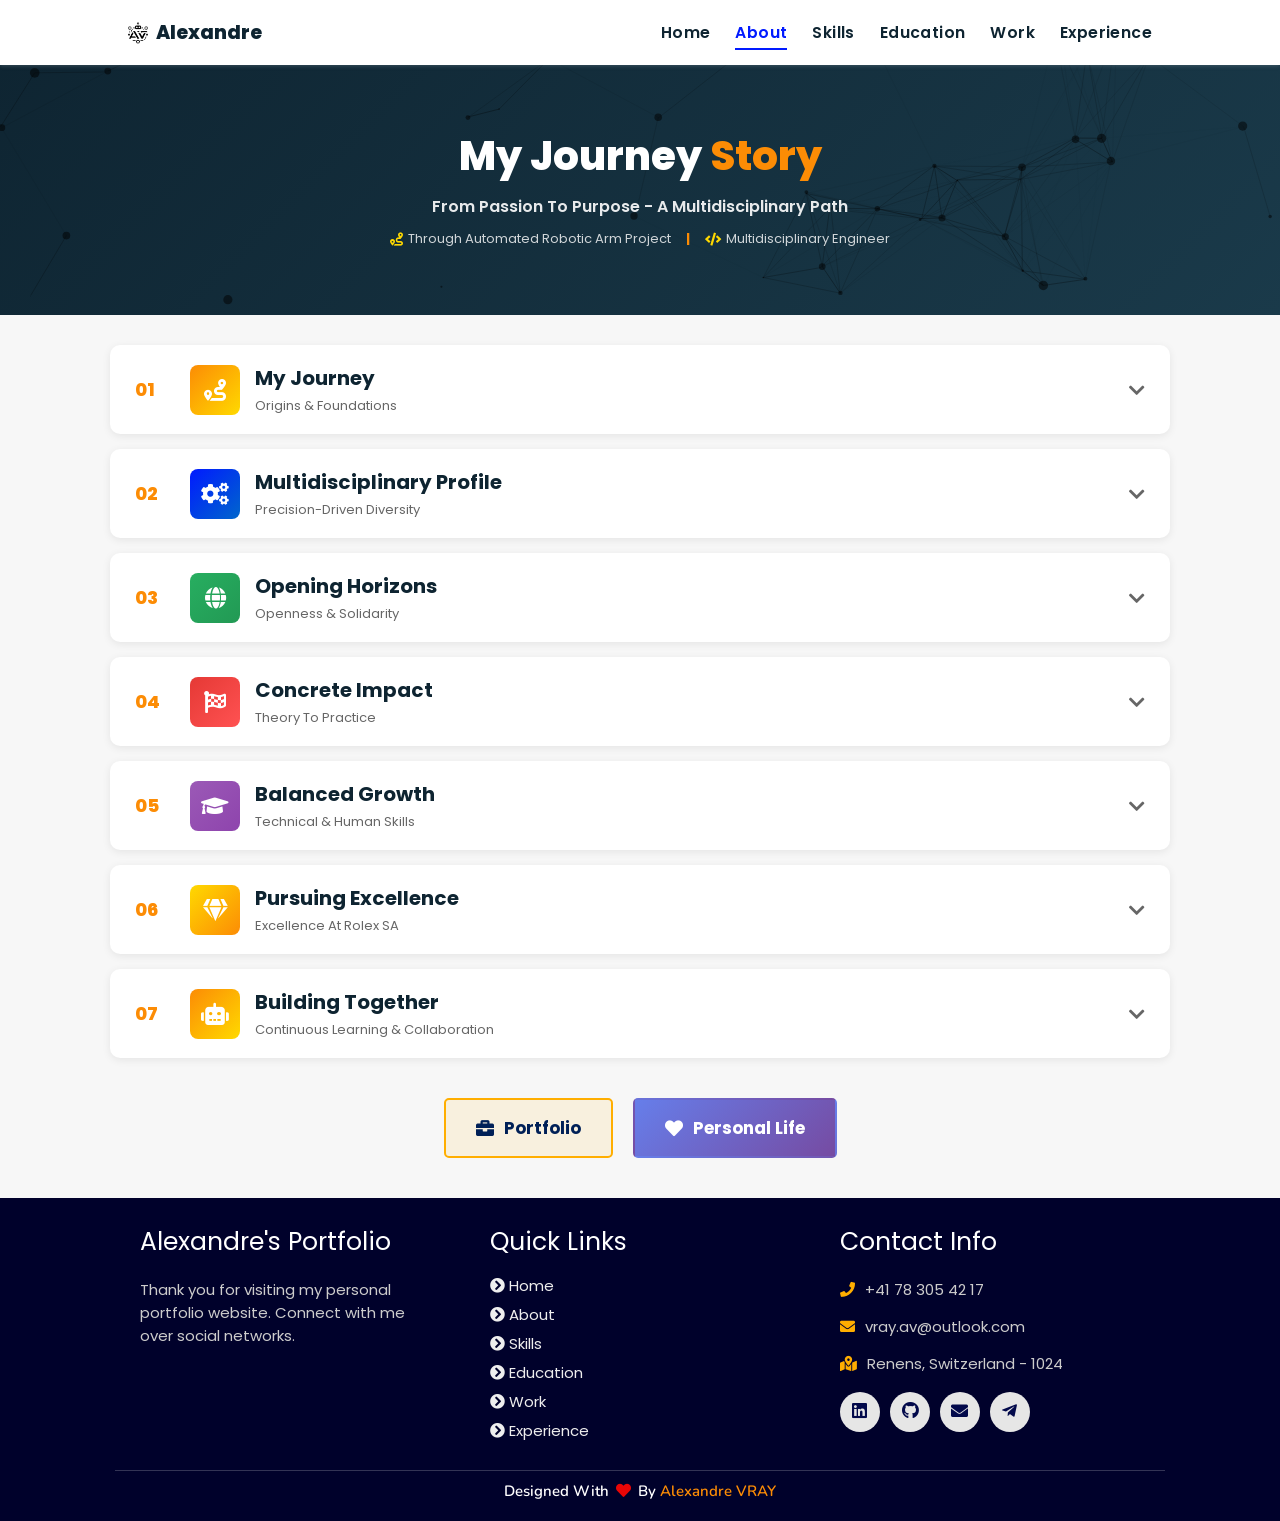
<file: about/index.html>
<!DOCTYPE html>
<html lang="fr">
<head>
    <meta charset="UTF-8">
    <meta http-equiv="X-UA-Compatible" content="IE=edge">
    <meta name="viewport" content="width=device-width, initial-scale=1.0">
    <meta name="keywords" content="Alexandre VRAY, portfolio, about, story" />
    <meta name="description" content="L'histoire d'Alexandre – parcours, projets et motivations" />
    <link rel="stylesheet" href="../src/styles/shared/base.css">
    <link rel="stylesheet" href="../src/styles/pages/about.css">
    <link rel="stylesheet" href="https://cdnjs.cloudflare.com/ajax/libs/font-awesome/5.15.3/css/all.min.css" integrity="sha512-iBBXm8fW90+nuLcSKlbmrPcLa0OT92xO1BIsZ+ywDWZCvqsWgccV3gFoRBv0z+8dLJgyAHIhR35VZc2oM/gI1w==" crossorigin="anonymous" referrerpolicy="no-referrer" />
    <link id='favicon' rel="shortcut icon" href="../src/assets/images/logo/white.png" type="image/x-png">
    <title>About | A.Vray</title>
</head>
<body oncontextmenu="return false">

<!-- navbar starts -->
<header>
    <a href="../index.html#home" class="logo">
        <img src="../src/assets/images/logo/black.png" alt="Logo" class="default-logo">
        <img src="../src/assets/images/logo/color.png" alt="Logo" class="color-logo"> Alexandre
    </a>
    <div id="menu" class="fas fa-bars"></div>
    <nav class="navbar">
        <ul>
            <li><a href="../index.html#home">Home</a></li>
            <li><a class="active" href="../index.html#about">About</a></li>
            <li><a href="../index.html#skills">Skills</a></li>
            <li><a href="../index.html#education">Education</a></li>
            <li><a href="../index.html#work">Work</a></li>
            <li><a href="../index.html#experience">Experience</a></li>
        </ul>
    </nav>
</header>
<!-- navbar ends -->

<!-- Hero Section - Compact -->
<section class="hero-compact">
    <div id="particles-js"></div>
    <div class="hero-wrapper">
        <h1>My Journey <span>Story</span></h1>
        <p>From passion to purpose - A multidisciplinary path</p>
        <div class="hero-subtitle">
            <span><i class="fas fa-route"></i> Through automated robotic arm project</span>
            <span class="separator">|</span>
            <span><i class="fas fa-code"></i> Multidisciplinary engineer</span>
        </div>
    </div>
</section>

<!-- Accordion Content -->
<div class="accordion-container">
    <!-- Section 1: Origins -->
    <div class="accordion-item">
        <div class="accordion-header" onclick="toggleAccordion(this)">
            <div class="header-left">
                <span class="step-num">01</span>
                <div class="header-icon" style="background: linear-gradient(135deg, #fc8c05, #ffd900);">
                    <i class="fas fa-route"></i>
                </div>
                <div class="header-text">
                    <h3>My Journey</h3>
                    <p>Origins & Foundations</p>
                </div>
            </div>
            <i class="fas fa-chevron-down toggle-icon"></i>
        </div>
        <div class="accordion-content">
            <div class="content-wrapper">
                <div class="content-cols">
                    <div class="col-img">
                        <img src="../src/assets/images/personal/scara.jpg" alt="Robotic Arm">
                    </div>
                    <div class="col-text">
                        <p>This page tells my professional journey from academic foundations to my current job search.</p>
                        <p>Through the lens of building an automated robotic arm, I'll show how my multidisciplinary background has prepared me for real-world engineering challenges.</p>
                        <div class="inline-tags">
                            <span><i class="fas fa-check"></i> Multidisciplinary</span>
                            <span><i class="fas fa-check"></i> Engineering Challenges</span>
                        </div>
                    </div>
                </div>
            </div>
        </div>
    </div>

    <!-- Section 2: Versatility -->
    <div class="accordion-item">
        <div class="accordion-header" onclick="toggleAccordion(this)">
            <div class="header-left">
                <span class="step-num">02</span>
                <div class="header-icon" style="background: linear-gradient(135deg, #011aff, #0066cc);">
                    <i class="fas fa-cogs"></i>
                </div>
                <div class="header-text">
                    <h3>Multidisciplinary Profile</h3>
                    <p>Precision-driven diversity</p>
                </div>
            </div>
            <i class="fas fa-chevron-down toggle-icon"></i>
        </div>
        <div class="accordion-content">
            <div class="content-wrapper">
                <p class="intro-text">My journey began with a desire for precision, which led me to microengineering, a field renowned for its diverse range of subjects. This diversity isn't just academic; it defines who I am. Sports and music are perfect examples of this multidisciplinary approach.</p>
                
                <!-- Education Section -->
                <div class="featured-section">
                    <div class="featured-icon" style="background: linear-gradient(135deg, #011aff, #0066cc);">
                        <i class="fas fa-graduation-cap"></i>
                    </div>
                    <div class="featured-content">
                        <h4>Microengineering - EPFL</h4>
                        <p>Bachelor's degree focused on precision and diversity</p>
                        <div class="chip-tags">
                            <span>Mechanics</span><span>Electronics</span><span>Physics</span><span>Control</span>
                        </div>
                    </div>
                    <div class="featured-image">
                        <img src="../src/assets/images/education/epfl.jpg" alt="EPFL">
                    </div>
                </div>

                <!-- Sports & Music Grid -->
                <div class="dual-section">
                    <div class="section-block sports-block">
                        <div class="block-header">
                            <div class="block-icon" style="background: linear-gradient(135deg, #fc8c05, #ff7b00);">
                                <i class="fas fa-heartbeat"></i>
                            </div>
                            <h4>Sports</h4>
                        </div>
                        <div class="sports-images">
                            <div class="sport-img-item">
                                <img src="../src/assets/images/personal/cyclist.jpg" alt="Cycling">
                                <span><i class="fas fa-bicycle"></i> Cycling</span>
                            </div>
                            <div class="sport-img-item">
                                <img src="../src/assets/images/personal/runner.jpg" alt="Running">
                                <span><i class="fas fa-running"></i> Running</span>
                            </div>
                            <div class="sport-img-item">
                                <img src="../src/assets/images/personal/skier.jpg" alt="Skiing">
                                <span><i class="fas fa-skiing"></i> Skiing</span>
                            </div>
                            <div class="sport-img-item">
                                <img src="../src/assets/images/personal/climber.jpg" alt="Climbing">
                                <span><i class="fas fa-mountain"></i> Climbing</span>
                            </div>
                        </div>
                        <a href="../athletic/index.html" class="block-link"><i class="fas fa-arrow-right"></i> View Performances</a>
                    </div>

                    <div class="section-block music-block">
                        <div class="block-header">
                            <div class="block-icon" style="background: linear-gradient(135deg, #764ba2, #667eea);">
                                <i class="fas fa-music"></i>
                            </div>
                            <h4>Music</h4>
                        </div>
                        <div class="music-visual">
                            <i class="fas fa-drum"></i>
                        </div>
                        <div class="music-text">
                            <h5>Percussion</h5>
                            <p>Coordination & precision through rhythm</p>
                        </div>
                    </div>
                </div>
                
                <a href="../index.html#education" class="link-button">
                    <i class="fas fa-graduation-cap"></i> View Full Education
                </a>
            </div>
        </div>
    </div>

    <!-- Section 3: Opening Horizons -->
    <div class="accordion-item">
        <div class="accordion-header" onclick="toggleAccordion(this)">
            <div class="header-left">
                <span class="step-num">03</span>
                <div class="header-icon" style="background: linear-gradient(135deg, #27ae60, #229954);">
                    <i class="fas fa-globe"></i>
                </div>
                <div class="header-text">
                    <h3>Opening Horizons</h3>
                    <p>Openness & solidarity</p>
                </div>
            </div>
            <i class="fas fa-chevron-down toggle-icon"></i>
        </div>
        <div class="accordion-content">
            <div class="content-wrapper">
                <p class="intro-text">At 18, I fought to explore another continent during Covid. From Canada's East Coast to Mexico, I discovered new cultures, sports, and ways of thinking. Returning home, I channeled this openness into helping others through teaching and solidarity events.</p>
                
                <div class="mini-cards">
                <div class="mini-card">
                    <div class="mini-icon" style="background: linear-gradient(135deg, #011aff, #0066cc);">
                        <i class="fas fa-plane"></i>
                    </div>
                    <div class="mini-content">
                        <h4>Exchange</h4>
                        <div class="edu-image">
                            <img src="../src/assets/images/education/polymtl.jpg" alt="Polytechnique Montréal">
                        </div>
                        <p><strong>Polytechnique Montréal</strong></p>
                        <p>3rd year Electrical Engineering (2021-2022)</p>
                        <a href="../index.html#education"><i class="fas fa-arrow-right"></i> View Education</a>
                    </div>
                </div>

                    <div class="mini-card">
                        <div class="mini-icon" style="background: linear-gradient(135deg, #fc8c05, #ff7b00);">
                            <i class="fas fa-chalkboard-teacher"></i>
                        </div>
                        <div class="mini-content">
                            <h4>Teaching - EPFL Student Assistant</h4>
                            <p>Mathematics, Physics (Feb 2021 - Jul 2024)</p>
                            <a href="../experience/index.html"><i class="fas fa-arrow-right"></i> View Experience</a>
                        </div>
                    </div>

                    <div class="mini-card">
                        <div class="mini-icon" style="background: linear-gradient(135deg, #f093fb, #f5576c);">
                            <i class="fas fa-hands-helping"></i>
                        </div>
                        <div class="mini-content">
                            <h4>Solidarity Events</h4>
                            <ul class="compact-list">
                                <li><i class="fas fa-running"></i> Inclusion race support - 20 km of Balexert</li>
                                <li><i class="fas fa-ribbon"></i> Pink October - Breast cancer awareness</li>
                            </ul>
                            <a href="../personal-page/index.html#community"><i class="fas fa-arrow-right"></i> View Community</a>
                        </div>
                    </div>
                </div>
            </div>
        </div>
    </div>

    <!-- Section 4: Concrete Impact -->
    <div class="accordion-item">
        <div class="accordion-header" onclick="toggleAccordion(this)">
            <div class="header-left">
                <span class="step-num">04</span>
                <div class="header-icon" style="background: linear-gradient(135deg, #e53935, #ff5252);">
                    <i class="fas fa-flag-checkered"></i>
                </div>
                <div class="header-text">
                    <h3>Concrete Impact</h3>
                    <p>Theory to practice</p>
                </div>
            </div>
            <i class="fas fa-chevron-down toggle-icon"></i>
        </div>
        <div class="accordion-content">
            <div class="content-wrapper">
                <p class="intro-text">At the beginning of my robotics master's at EPFL, I needed concrete application. I joined EPFL Racing Team to design an electric and autonomous race car — my first pseudo-professional experience where academic knowledge meets real-world engineering challenges.</p>
                
                <!-- Master's Degree Section -->
                <div class="featured-section">
                    <div class="featured-icon" style="background: linear-gradient(135deg, #011aff, #0066cc);">
                        <i class="fas fa-graduation-cap"></i>
                    </div>
                    <div class="featured-content">
                        <h4>Master's in Robotics - EPFL</h4>
                        <p>Advanced studies in autonomous systems and control</p>
                        <div class="chip-tags">
                            <span>Control Systems</span><span>Computer Vision</span><span>AI</span><span>Autonomous Systems</span>
                        </div>
                    </div>
                    <div class="featured-image">
                        <img src="../src/assets/images/education/epfl.jpg" alt="EPFL">
                    </div>
                </div>

                <!-- Racing Team Section -->
                <div class="project-showcase">
                    <div class="showcase-image">
                        <img src="../src/assets/images/projects/epflrt.jpg" alt="EPFL Racing Team">
                        <div class="image-overlay">
                            <span class="overlay-badge"><i class="fas fa-car-side"></i> EPFL Racing Team</span>
                        </div>
                    </div>
                    <div class="showcase-details">
                        <div class="detail-header">
                            <i class="fas fa-briefcase"></i>
                            <div>
                                <h5>Traction Control Engineer</h5>
                                <p>Sept 2022 - Sept 2023</p>
                            </div>
                        </div>
                        <p class="detail-text">My first pseudo-professional experience designing state estimation and control systems for an electric and autonomous race car.</p>
                        <div class="detail-tags">
                            <span><i class="fas fa-chart-line"></i> State Estimation</span>
                            <span><i class="fas fa-cogs"></i> Traction Control</span>
                            <span><i class="fas fa-vial"></i> Field Testing</span>
                            <span><i class="fas fa-clock"></i> Deadlines</span>
                        </div>
                    </div>
                </div>
                
                <a href="../projects/index.html" class="link-button">
                    <i class="fas fa-rocket"></i> View All Projects
                </a>
            </div>
        </div>
    </div>

    <!-- Section 5: Balanced Growth -->
    <div class="accordion-item">
        <div class="accordion-header" onclick="toggleAccordion(this)">
            <div class="header-left">
                <span class="step-num">05</span>
                <div class="header-icon" style="background: linear-gradient(135deg, #9b59b6, #8e44ad);">
                    <i class="fas fa-graduation-cap"></i>
                </div>
                <div class="header-text">
                    <h3>Balanced Growth</h3>
                    <p>Technical & Human skills</p>
                </div>
            </div>
            <i class="fas fa-chevron-down toggle-icon"></i>
        </div>
        <div class="accordion-content">
            <div class="content-wrapper">
                <p class="intro-text">Completing my academic journey, I've built strong programming and analytical skills. Beyond coursework, I developed essential human skills through customer relations at Leroy Merlin during summer work — balancing technical expertise with real-world interaction.</p>
                
                <div class="skills-grid">
                    <div class="skill-box">
                        <h5><i class="fas fa-code"></i> Technical Skills</h5>
                        <div class="tech-icons" id="about-skills"></div>
                    </div>

                    <div class="skill-box">
                        <h5><i class="fas fa-users"></i> Human Skills</h5>
                        <div class="inline-tags small">
                            <span><i class="fas fa-comments"></i> Customer Service</span>
                            <span><i class="fas fa-handshake"></i> Communication</span>
                            <span><i class="fas fa-bolt"></i> Adaptation</span>
                            <span><i class="fas fa-search"></i> Problem Solving</span>
                        </div>
                        <p class="small-text"><strong>Leroy Merlin</strong> - Service Technician · Summer 2024</p>
                    </div>
                </div>
                
                <a href="../index.html#skills" class="link-button">
                    <i class="fas fa-code"></i> View All Skills
                </a>
            </div>
        </div>
    </div>

    <!-- Section 6: Pursuing Excellence -->
    <div class="accordion-item">
        <div class="accordion-header" onclick="toggleAccordion(this)">
            <div class="header-left">
                <span class="step-num">06</span>
                <div class="header-icon" style="background: linear-gradient(135deg, #ffd900, #fc8c05);">
                    <i class="fas fa-gem"></i>
                </div>
                <div class="header-text">
                    <h3>Pursuing Excellence</h3>
                    <p>Excellence at Rolex SA</p>
                </div>
            </div>
            <i class="fas fa-chevron-down toggle-icon"></i>
        </div>
        <div class="accordion-content">
            <div class="content-wrapper">
                <div class="rolex-banner">
                    <div class="rolex-icon"><i class="fas fa-gem"></i></div>
                    <div>
                        <h4>R&D internship at Rolex SA</h4>
                        <p>As an intern at Rolex SA, I learned excellence and precision. Starting from zero concrete experience in computer vision, I developed AI programs now used in production — transforming theoretical knowledge into real-world impact. My work received excellent feedback from the team.</p>
                        <div class="inline-tags small">
                            <span><i class="fas fa-briefcase"></i> Project Manager</span>
                            <span><i class="fas fa-calendar"></i> Sept 2024 - Sept 2025</span>
                        </div>
                    </div>
                </div>

                <h5><i class="fas fa-rocket"></i> Key Projects</h5>
                <div class="project-row">
                    <div class="project-card">
                        <img src="../src/assets/images/projects/watchmaking2.jpg" alt="Quality Control">
                        <div class="project-overlay">
                            <span class="project-label"><i class="fas fa-search"></i> Quality Control</span>
                            <h6>Quality Control AI</h6>
                            <p>Deep learning for industrial esthetics control</p>
                        </div>
                    </div>

                    <div class="project-card">
                        <img src="../src/assets/images/projects/watchmaking.jpg" alt="Rendering">
                        <div class="project-overlay">
                            <span class="project-label"><i class="fas fa-eye"></i> Rendering</span>
                            <h6>Realistic Rendering</h6>
                            <p>Enhancing synthetic image generation quality</p>
                        </div>
                    </div>
                </div>

                <div class="action-row">
                    <a href="../projects/index.html" class="link-button">
                        <i class="fas fa-rocket"></i> View All Projects
                    </a>
                    <a href="../experience/index.html" class="link-button outline">
                        <i class="fas fa-briefcase"></i> View Experience
                    </a>
                </div>
            </div>
        </div>
    </div>

    <!-- Section 7: Building Together -->
    <div class="accordion-item">
        <div class="accordion-header" onclick="toggleAccordion(this)">
            <div class="header-left">
                <span class="step-num">07</span>
                <div class="header-icon" style="background: linear-gradient(135deg, #fc8c05, #ffd900);">
                    <i class="fas fa-robot"></i>
                </div>
                <div class="header-text">
                    <h3>Building Together</h3>
                    <p>Continuous learning & collaboration</p>
                </div>
            </div>
            <i class="fas fa-chevron-down toggle-icon"></i>
        </div>
        <div class="accordion-content">
            <div class="content-wrapper">
                <p class="intro-text">With my studies completed, I can now build my robotic arm at home using all the skills I've acquired. But my vision extends further — I want to evolve in industry, design technical equipment, and develop my relational skills to become as complete as possible. This portfolio demonstrates my commitment to continuous learning and clear communication.</p>
                
                <div class="mini-cards">
                    <div class="mini-card">
                        <div class="mini-icon" style="background: linear-gradient(135deg, #fc8c05, #ff7b00);">
                            <i class="fas fa-robot"></i>
                        </div>
                        <div class="mini-content">
                            <h4>Robotic Arm Project</h4>
                            <p><strong>Applying learned skills</strong></p>
                            <div class="badges-row">
                                <span><i class="fas fa-cog"></i> Mechanics</span>
                                <span><i class="fas fa-microchip"></i> Electronics</span>
                                <span><i class="fas fa-sliders-h"></i> Control</span>
                                <span><i class="fas fa-eye"></i> Vision</span>
                            </div>
                        </div>
                    </div>

                    <div class="mini-card">
                        <div class="mini-icon" style="background: linear-gradient(135deg, #011aff, #0066cc);">
                            <i class="fas fa-laptop-code"></i>
                        </div>
                        <div class="mini-content">
                            <h4>Portfolio Development</h4>
                            <p><strong>Learning new topics</strong></p>
                            <div class="badges-row">
                                <span><i class="fab fa-html5"></i> HTML/CSS</span>
                                <span><i class="fab fa-js"></i> JavaScript</span>
                                <span><i class="fas fa-palette"></i> UI/UX</span>
                                <span><i class="fas fa-comments"></i> Communication</span>
                            </div>
                        </div>
                    </div>
                </div>
            </div>
        </div>
    </div>
</div>

<!-- Navigation buttons -->
<div class="nav-footer">
    <a href="../index.html#about" class="btn btn-portfolio">
        <i class="fas fa-briefcase"></i>
        <span>Portfolio</span>
    </a>
    <a href="../personal-page/index.html" class="btn btn-personal">
        <i class="fas fa-heart"></i>
        <span>Personal Life</span>
    </a>
</div>

<!-- scroll top btn -->
<a href="#" aria-label="ScrollTop" class="fas fa-angle-up" id="scroll-top"></a>

<!-- libs -->
<script src="https://cdnjs.cloudflare.com/ajax/libs/jquery/3.6.0/jquery.min.js"></script>
<script src="../src/services/particles.min.js"></script>
<script src="../src/services/particles-config.js"></script>
<script src="../src/components/footer.js"></script>
<script src="../src/pages/about.js"></script>

<script>
// Menu hamburger toggle
$(document).ready(function () {
    $('#menu').click(function () {
        $(this).toggleClass('fa-times');
        $('.navbar').toggleClass('nav-toggle');
    });

    $(window).on('scroll load', function () {
        $('#menu').removeClass('fa-times');
        $('.navbar').removeClass('nav-toggle');
    });
});

function toggleAccordion(header) {
    const item = header.parentElement;
    const wasActive = item.classList.contains('active');
    
    // Close all accordions
    document.querySelectorAll('.accordion-item').forEach(acc => {
        acc.classList.remove('active');
    });
    
    // Open clicked accordion if it wasn't active
    if (!wasActive) {
        item.classList.add('active');
        // Smooth scroll to header
        setTimeout(() => {
            header.scrollIntoView({ behavior: 'smooth', block: 'nearest' });
        }, 300);
    }
}

// Scroll spy
window.addEventListener('scroll', () => {
    if (window.scrollY > 60) {
        document.getElementById('scroll-top').classList.add('active');
    } else {
        document.getElementById('scroll-top').classList.remove('active');
    }
});

// Smooth scroll to top
document.getElementById('scroll-top').addEventListener('click', (e) => {
    e.preventDefault();
    window.scrollTo({ top: 0, behavior: 'smooth' });
});
</script>

</body>
</html>
</file>
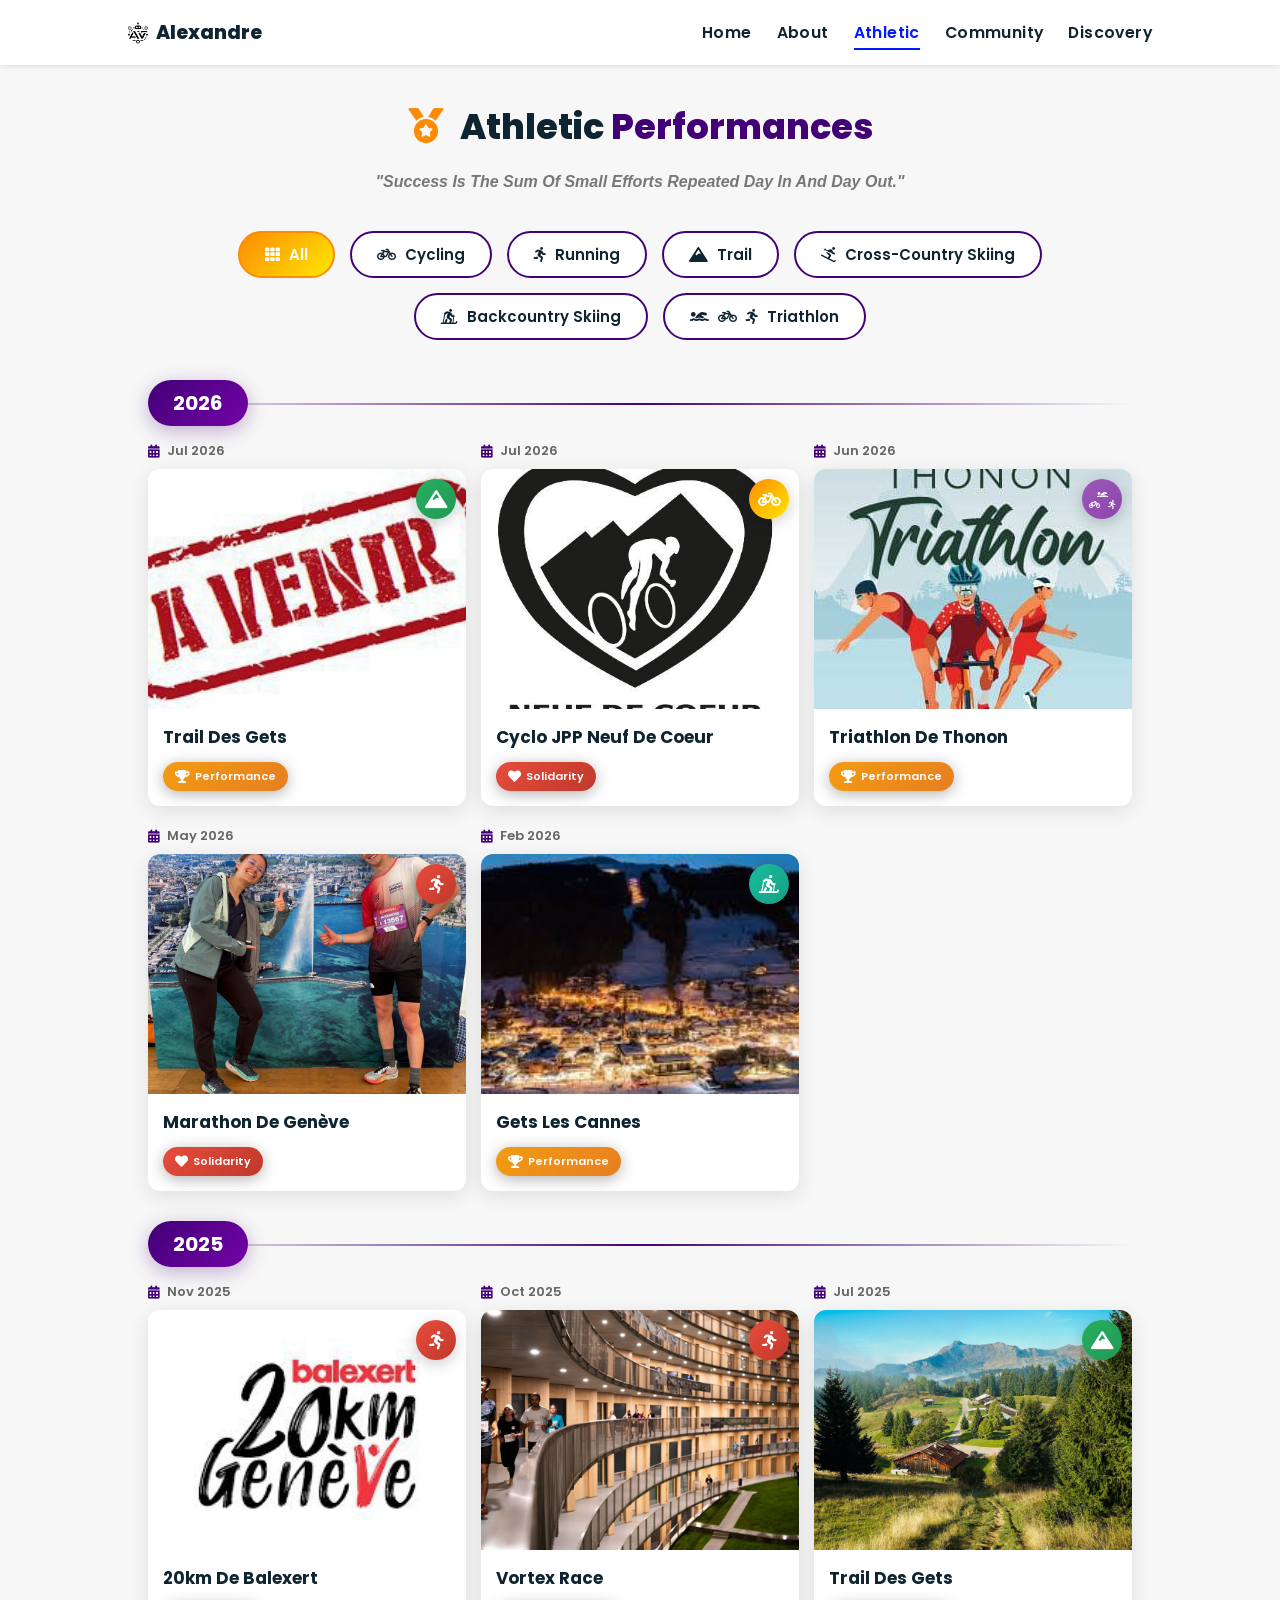
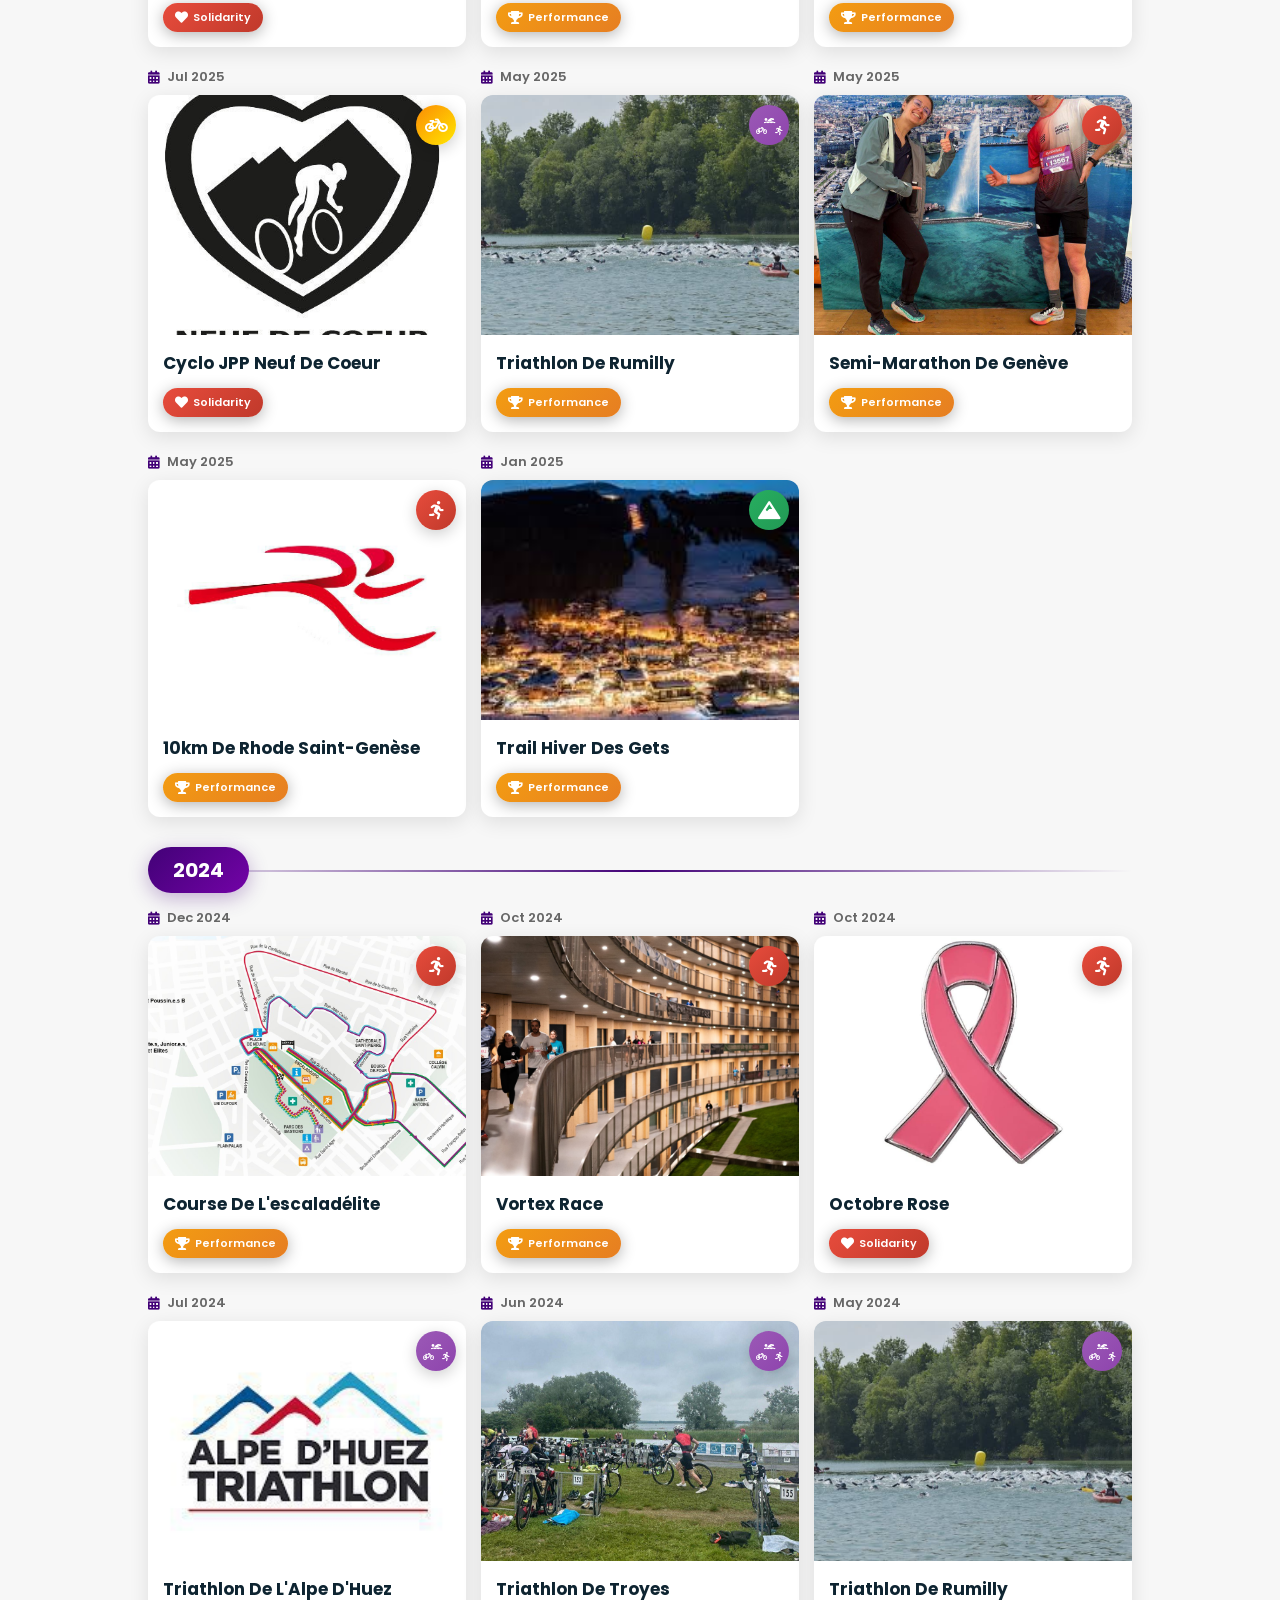
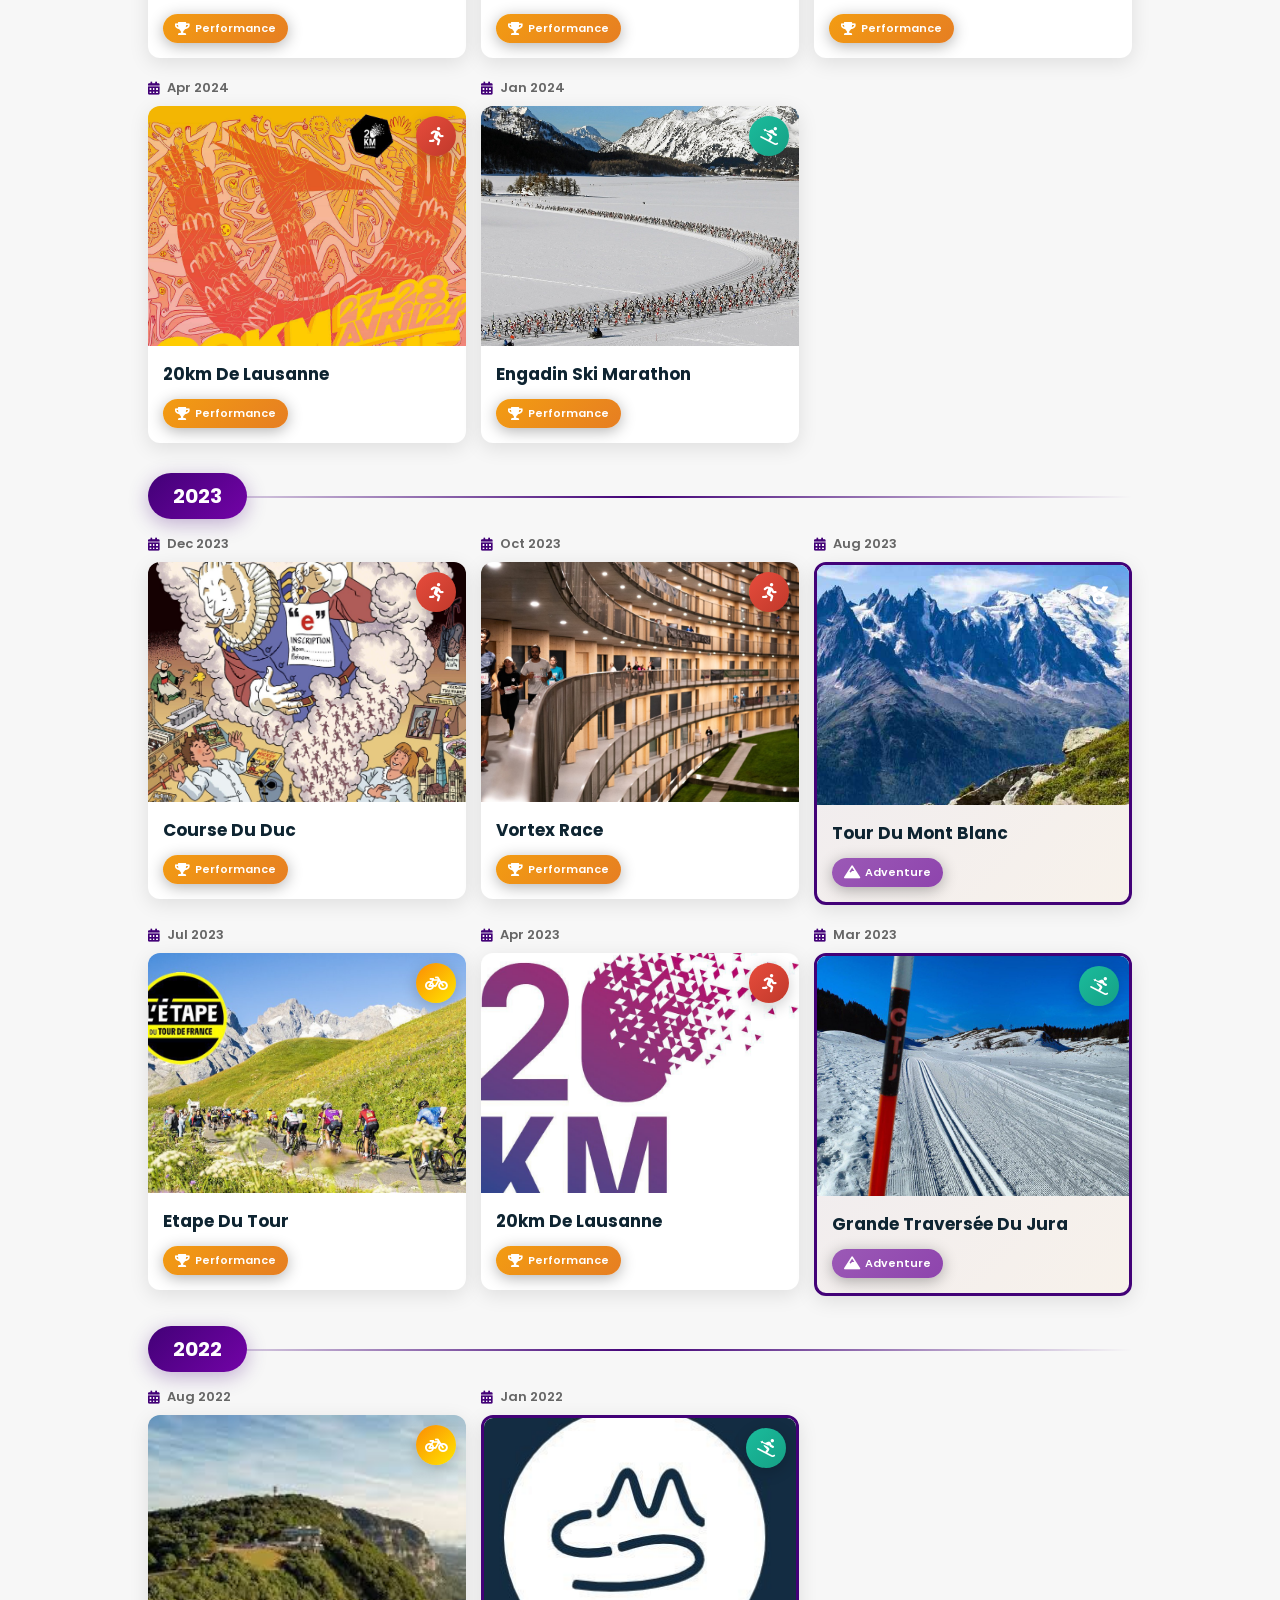
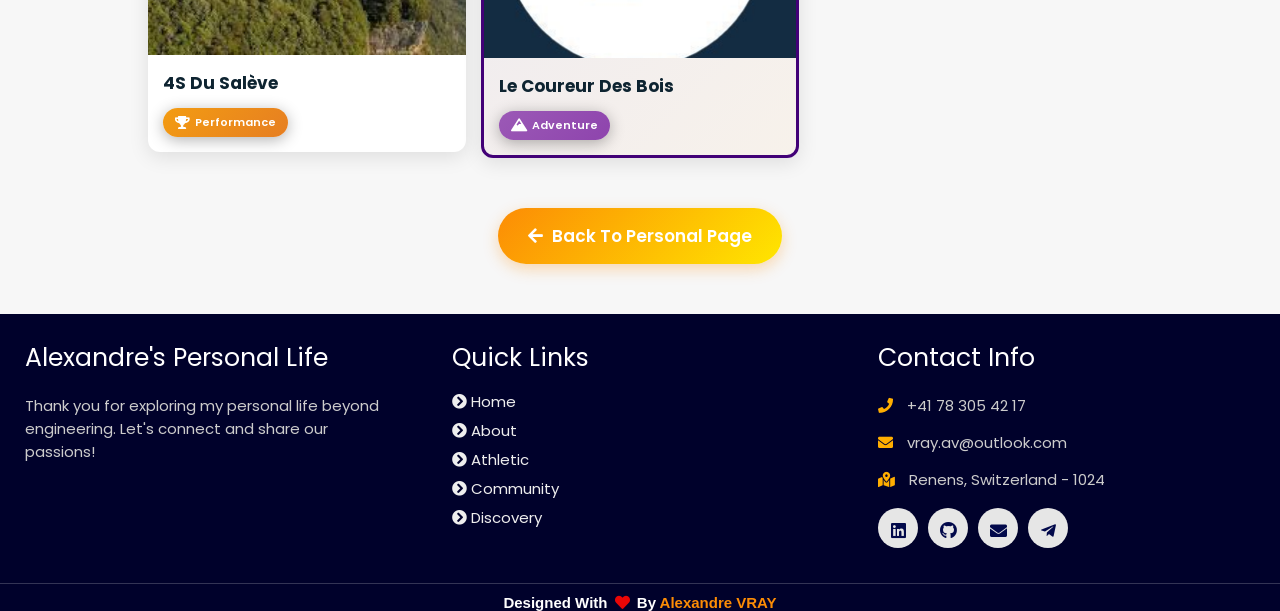
<file: athletic/index.html>
<!DOCTYPE html>
<html lang="en">
<head>
    <meta charset="UTF-8">
    <meta http-equiv="X-UA-Compatible" content="IE=edge">
    <meta name="viewport" content="width=device-width, initial-scale=1.0">
    <meta name="keywords" content="Alexandre VRAY, athletic performances, triathlon, cycling, running" />
    <meta name="description" content="Complete record of athletic performances and achievements" />
    <link rel="stylesheet" href="../src/styles/pages/athletic.css">
    <!-- Font Awesome -->
    <link rel="stylesheet" href="https://cdnjs.cloudflare.com/ajax/libs/font-awesome/5.15.3/css/all.min.css" integrity="sha512-iBBXm8fW90+nuLcSKlbmrPcLa0OT92xO1BIsZ+ywDWZCvqsWgccV3gFoRBv0z+8dLJgyAHIhR35VZc2oM/gI1w==" crossorigin="anonymous" referrerpolicy="no-referrer" />
    <link id='favicon' rel="shortcut icon" href="../src/assets/images/logo/white.png" type="image/x-png">
    <title>Athletic Performances | A.Vray</title>
</head>
<body oncontextmenu="return false">

<!-- navbar starts -->
<header>
    <a href="../personal-page/index.html" class="logo">
        <img src="../src/assets/images/logo/black.png" alt="Logo" class="default-logo">
        <img src="../src/assets/images/logo/color.png" alt="Logo" class="color-logo"> Alexandre
    </a>

    <div id="menu" class="fas fa-bars"></div>
    <nav class="navbar">
        <ul>
            <li><a href="../personal-page/index.html#home">Home</a></li>
            <li><a href="../personal-page/index.html#about">About</a></li>
            <li><a class="active" href="../personal-page/index.html#athletic">Athletic</a></li>
            <li><a href="../personal-page/index.html#community">Community</a></li>
            <li><a href="../personal-page/index.html#discovery">Discovery</a></li>
        </ul>
    </nav>
</header>
<!-- navbar ends -->

<!-- athletic performances section starts -->
<section class="performances" id="performances">
    <h2 class="heading"><i class="fas fa-medal"></i> Athletic <span>Performances</span></h2>
    
    <div class="quote">
        <span>"Success is the sum of small efforts repeated day in and day out."</span>
    </div>

    <!-- Filter buttons -->
    <div class="filter-buttons">
        <button class="filter-btn active" data-filter="all">
            <i class="fas fa-th"></i> All
        </button>
        <button class="filter-btn" data-filter="cycling">
            <i class="fas fa-bicycle"></i> Cycling
        </button>
        <button class="filter-btn" data-filter="running">
            <i class="fas fa-running"></i> Running
        </button>
        <button class="filter-btn" data-filter="trail">
            <i class="fas fa-mountain"></i> Trail
        </button>
        <button class="filter-btn" data-filter="skiing">
            <i class="fas fa-skiing"></i> Cross-Country Skiing
        </button>
        <button class="filter-btn" data-filter="backcountry skiing">
            <i class="fas fa-skiing-nordic"></i> Backcountry Skiing
        </button>
        <button class="filter-btn" data-filter="triathlon">
            <i class="fas fa-swimmer"></i>
            <i class="fas fa-bicycle"></i>
            <i class="fas fa-running"></i>
            Triathlon
            <!-- <i class="fas fa-swimmer"></i> Triathlon -->
        </button>
    </div>

    <!-- Timeline -->
    <div class="timeline-container">
        <!-- Timeline will be loaded dynamically from performances.json -->
        <div style="text-align: center; width: 100%; padding: 5rem; color: #fff;">
            <i class="fas fa-spinner fa-spin" style="font-size: 5rem; color: #fc8c05;"></i>
            <p style="font-size: 2rem; margin-top: 2rem;">Loading performances...</p>
        </div>
    </div>

    <!-- Back button -->
    <div class="back-container">
        <a href="../personal-page/index.html#athletic" class="btn">
            <i class="fas fa-arrow-left"></i> Back to Personal Page
        </a>
    </div>

</section>
<!-- athletic performances section ends -->

<!-- footer section starts -->
<!-- Footer will be dynamically injected by footer.js -->
<!-- footer section ends -->

<!-- scroll top btn -->
<a href="#performances" class="fas fa-angle-up" id="scroll-top"></a>

<!-- ==== ALL MAJOR JAVASCRIPT CDNS STARTS ==== -->
<script src="https://code.jquery.com/jquery-3.6.0.min.js" integrity="sha256-/xUj+3OJU5yExlq6GSYGSHk7tPXikynS7ogEvDej/m4=" crossorigin="anonymous"></script>

<!-- ==== ALL MAJOR JAVASCRIPT CDNS ENDS ==== -->

<script src="../src/components/personal-footer.js"></script>
<script src="../src/pages/athletic.js"></script>

</body>
</html>
</file>
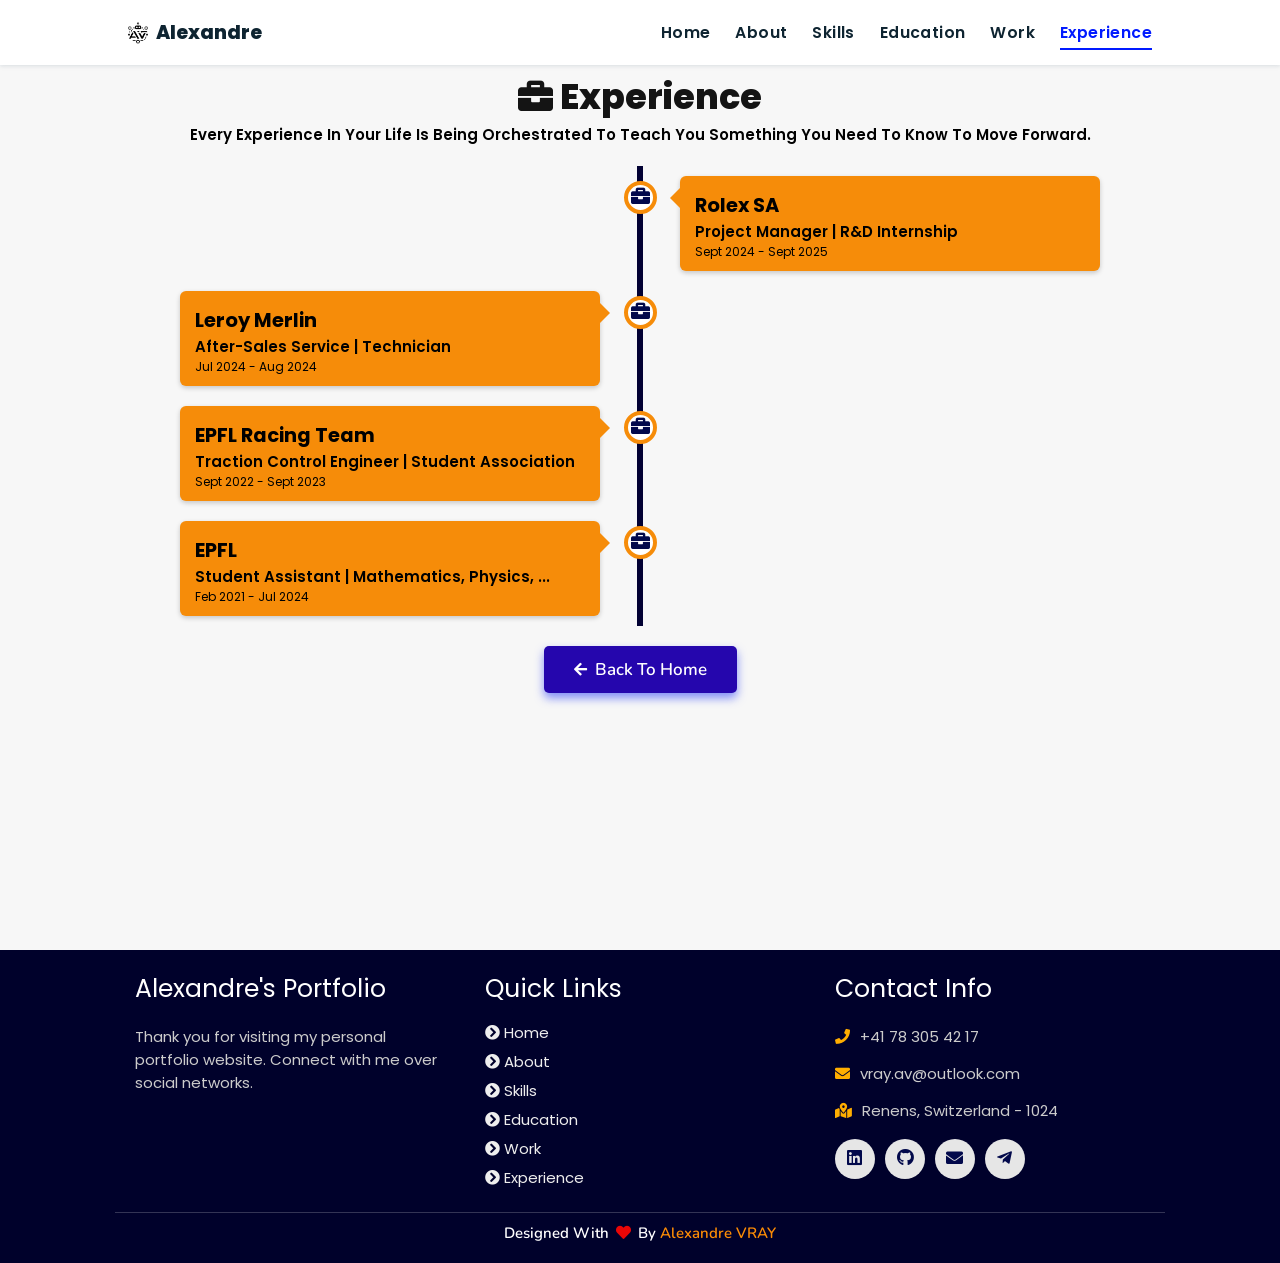
<file: experience/index.html>
<!DOCTYPE html>
<html lang="en">
<head>
    <meta charset="UTF-8">
    <meta http-equiv="X-UA-Compatible" content="IE=edge">
    <meta name="viewport" content="width=device-width, initial-scale=1.0">
    <link rel="stylesheet" href="../src/styles/pages/experience.css">
    <!-- Font Awesome -->
    <link rel="stylesheet" href="https://cdnjs.cloudflare.com/ajax/libs/font-awesome/5.15.3/css/all.min.css" integrity="sha512-iBBXm8fW90+nuLcSKlbmrPcLa0OT92xO1BIsZ+ywDWZCvqsWgccV3gFoRBv0z+8dLJgyAHIhR35VZc2oM/gI1w==" crossorigin="anonymous" referrerpolicy="no-referrer" />
    <link id='favicon' rel="shortcut icon" href="../src/assets/images/logo/white.png" type="image/x-png">

    <title>Experience | A.Vray</title>
</head>
<body oncontextmenu="return false">

<!-- navbar starts -->
<header>
  <a href="../#home" class="logo">  <img src="./../src/assets/images/logo/black.png" alt="Logo", class="default-logo">
                             <img src="./../src/assets/images/logo/color.png" alt="Logo", class="color-logo"> Alexandre</a>

  <div id="menu" class="fas fa-bars"></div>
  <nav class="navbar">
      <ul>
      <li><a href="../#home">Home</a></li>
      <li><a href="../#about">About</a></li>
      <li><a href="../#skills">Skills</a></li>
      <li><a href="../#education">Education</a></li>
      <li><a href="../#work">Work</a></li>
      <li><a class="active" href="../#experience">Experience</a></li>
      </ul>
  </nav>
</header>
<!-- navbar ends -->

<!-- experience section starts -->
<section class="experience" id="experience">

  <h2 class="heading"><i class="fas fa-briefcase"></i> Experience</h2>
  <div class="quote">
      <span>every experience in your life is being orchestrated to teach you something you need to know to move forward.</span>
  </div>

  <div class="timeline">

    <div class="container right">
      <div class="content">
        <div class="tag">
          <h2>Rolex SA</h2>
        </div>
        <div class="desc">
            <h3>Project Manager | R&D Internship</h3>
            <p>Sept 2024 - Sept 2025</p>
        </div>
        <div class="experience-details">
          <p>🎯 Excellence and sharing spirit in high-precision environment</p>
          <p>🎤 Learned to present to varied audiences (technical, production, executives)</p>
          <p>🤝 Developed professional rigor and attention to detail</p>
        </div>
      </div>
    </div>

    <div class="container left">
      <div class="content">
        <div class="tag">
          <h2>Leroy Merlin</h2>
        </div>
        <div class="desc">
            <h3>After-Sales Service | Technician</h3>
            <p>Jul 2024 - Aug 2024</p>
        </div>
        <div class="experience-details">
          <p>⚡ Quick adaptation in an understaffed team</p>
          <p>💬 Developed human side through customer service (excellent feedback)</p>
          <p>🔨 Learned autonomy and reactivity under pressure</p>
        </div>
      </div>
    </div>
    
    <div class="container right">
      <div class="content">
        <div class="tag">
          <h2>EPFL Racing Team</h2>
        </div>
        <div class="desc">
            <h3>Traction Control Engineer | Student Association</h3>
            <p>Sept 2022 - Sept 2023</p>
        </div>
        <div class="experience-details">
          <p>🤝 First professional-like experience: teamwork management</p>
          <p>⏰ Strict deadline management (project must work end of year)</p>
          <p>🏎️ Developed technical skills in embedded systems</p>
        </div>
      </div>
    </div>

    <div class="container left">
      <div class="content">
        <div class="tag">
          <h2>EPFL</h2>
        </div>
        <div class="desc">
            <h3>Student Assistant | Mathematics, Physics, ...</h3>
            <p>Feb 2021 - Jul 2024</p>
        </div>
        <div class="experience-details">
          <p>💬 Developed communication and pedagogy skills</p>
          <p>👂 Learned active listening and helping students</p>
          <p>🎓 Strengthened my own fundamentals through teaching</p>
        </div>
      </div>
    </div>

  </div>

  <div class="morebtn">
    <a href="../#experience" class="btn">
        <i class="fas fa-arrow-left"></i>
        <span>Back to Home</span>
  </a>
  </div>

</div>
</section>
<!-- experience section ends -->

<!-- scroll top btn -->
<a href="../#experience" class="fas fa-angle-up" id="scroll-top"></a>
<!-- scroll back to top -->


<!-- ==== ALL MAJOR JAVASCRIPT CDNS STARTS ==== -->
<!-- jquery cdn -->
<script src="https://cdnjs.cloudflare.com/ajax/libs/jquery/3.6.0/jquery.min.js" integrity="sha512-894YE6QWD5I59HgZOGReFYm4dnWc1Qt5NtvYSaNcOP+u1T9qYdvdihz0PPSiiqn/+/3e7Jo4EaG7TubfWGUrMQ==" crossorigin="anonymous" referrerpolicy="no-referrer"></script>

<!-- ==== ALL MAJOR JAVASCRIPT CDNS ENDS ==== -->

<script src="../src/components/footer.js"></script>
<script src="../src/pages/experience.js"></script>

</body>
</html>
</file>
<file: src/styles/shared/base.css>
@import url("https://fonts.googleapis.com/css2?family=Poppins:wght@400;600;700&display=swap");
@import url("https://fonts.googleapis.com/css2?family=Nunito:ital,wght@0,300;0,400;0,600;0,700;1,300;1,400&display=swap");

* {
  margin: 0;
  padding: 0;
  box-sizing: border-box;
  text-decoration: none;
  outline: none;
  border: none;
  text-transform: capitalize;
  transition: all 0.2s linear;
}
html {
  font-size: 62.5%;
  overflow-x: hidden;
  scroll-behavior: smooth;
}
body {
  background: #f7f7f7;
  font-family: "Poppins", sans-serif;
}

*::selection {
  background: #2b3dda;
  color: #fff;
}

html {
  font-size: 62.5%;
  overflow-x: hidden;
}
html::-webkit-scrollbar {
  width: 0.8rem;
}
html::-webkit-scrollbar-track {
  background: rgb(235, 202, 245);
}
html::-webkit-scrollbar-thumb {
  background: #420177;
}

/* pre loader start */
.loader-container {
  position: fixed;
  top: 0;
  left: 0;
  z-index: 10000;
  background: #e6eff1;
  display: flex;
  align-items: center;
  justify-content: center;
  height: 100%;
  width: 100%;
}
.loader-container.fade-out {
  top: -120%;
}
/* pre loader end */

/* clickable images */
.clickable-image {
  cursor: pointer;
  transition: transform 0.3s ease, filter 0.3s ease;
}

.clickable-image:hover {
  transform: scale(1.05);
  filter: brightness(1.1);
}

a[title*="personal"] {
  display: inline-block;
  position: relative;
}

a[title*="personal"]::after {
  content: '👤 Click to discover more';
  position: absolute;
  bottom: -30px;
  left: 50%;
  transform: translateX(-50%);
  background: rgba(0, 0, 0, 0.8);
  color: #fff;
  padding: 0.5rem 1rem;
  border-radius: 0.5rem;
  font-size: 1.2rem;
  white-space: nowrap;
  opacity: 0;
  pointer-events: none;
  transition: opacity 0.3s ease;
}

a[title*="personal"]:hover::after {
  opacity: 1;
}

/* navbar starts */
header {
  position: fixed;
  top: 0;
  left: 0;
  right: 0;
  z-index: 1000;
  display: flex;
  align-items: center;
  justify-content: space-between;
  padding: 1.7rem 10%;
  height: 6.5rem;
  background-color: #fff;
  box-shadow: 0 1px 4px rgba(146, 161, 176, 0.3);
}
section {
  padding: 2rem 9%;
}
.heading {
  font-size: 3.5rem;
  color: rgb(32, 32, 32);
  font-weight: 800;
  text-align: center;
}
.heading span {
  color: rgb(115, 3, 167);
}
header .logo {
  display: flex;
  align-items: center;
  gap: 0.8rem;
  font-size: 1.9rem;
  font-weight: 800;
  text-decoration: none;
  color: #0e2431;
  position: relative;
}
header .logo i {
  font-size: 2.2rem;
}
header .logo:hover {
  color: #fc8c05;
}
header .default-logo{
  height: 2.2rem;
  width: auto;
  object-fit: contain;
  transition: opacity 0.3s ease;
}
header .logo:hover .default-logo{
  opacity: 0;
}
header .color-logo{
  position: absolute;
  left: 0;
  top: 50%;
  transform: translateY(-50%);
  height: 2.2rem;
  width: auto;
  object-fit: contain;
  opacity: 0;
  transition: opacity 0.3s ease;
}
header .logo:hover .color-logo{
  opacity: 1;
}
header .navbar ul {
  list-style: none;
  display: flex;
  justify-content: center;
  align-items: center;
}
header .navbar li {
  margin-left: 2.5rem;
}
header .navbar ul li a {
  font-size: 1.57rem;
  color: #0e2431;
  font-weight: 600;
  text-decoration: none;
  letter-spacing: 0.04rem;
  transition: 0.2s;
}
header .navbar ul li a.active,
header .navbar ul li a:hover {
  color: #011aff;
  border-bottom: 0.2rem solid #011aff;
  padding: 0.5rem 0;
}
/* navbar ends */

/* hamburger icon starts*/
#menu {
  font-size: 3rem;
  cursor: pointer;
  color: rgb(24, 2, 63);
  display: none;
}
@media (max-width: 768px) {
  header {
    padding: 1.5rem 5%;
  }
  header .logo {
    font-size: 1.7rem;
  }
  header .default-logo,
  header .color-logo {
    height: 2rem;
  }
  #menu {
    display: block;
  }
  header .navbar {
    position: fixed;
    top: 6.5rem;
    right: -120%;
    width: 75%;
    height: 100%;
    text-align: left;
    align-items: flex-start;
    background-color: #0e0f31;
  }
  header .navbar ul {
    flex-flow: column;
    padding: 1rem;
  }
  header .navbar ul li {
    text-align: center;
    width: 100%;
    margin: 1rem 0;
    border-radius: 0.5rem;
    width: 26rem;
  }
  header .navbar ul li a {
    display: block;
    padding: 1rem;
    text-align: left;
    color: #fff;
    font-size: 2rem;
  }
  header .navbar ul li a.active,
  header .navbar ul li a:hover {
    padding: 1rem;
    color: #fff;
    border-radius: 0.5rem;
    border-bottom: 0.5rem solid #011aff;
  }
  .fa-times {
    transform: rotate(180deg);
  }
  header .navbar.nav-toggle {
    right: 0;
  }
}

@media (max-width: 480px) {
  header {
    padding: 1.5rem 3%;
  }
  header .logo {
    font-size: 1.5rem;
    gap: 0.5rem;
  }
  header .default-logo,
  header .color-logo {
    height: 1.8rem;
  }
}
/* hamburger icon ends */

/* hero section starts*/
.home {
  position: relative;
  display: grid;
  grid-template-columns: 1.2fr 0.8fr;
  gap: 3rem;
  align-items: center;
  padding: 8rem 9% 2rem;
}
.home #particles-js {
  position: absolute;
  top: 0;
  left: 0;
  height: 100%;
  width: 100%;
}
.home::before {
  content: "";
  position: absolute;
  top: 0;
  left: 0;
  height: 100%;
  width: 100%;
}
.home .content {
  z-index: 1;
  display: flex;
  flex-direction: column;
  justify-content: center;
}
.home .image {
  z-index: 1;
  display: flex;
  justify-content: center;
  align-items: center;
  max-width: 100%;
}
.home .image img {
  max-width: min(80%, 50rem);
  width: 100%;
  height: auto;
  border-radius: 50%;
  box-shadow: 0 2px 8px rgba(0, 0, 0, 0.3);
  cursor: pointer;
  object-fit: contain;
}
.home .image img:hover {
  box-shadow: 0 5px 15px rgba(0, 0, 0, 0.5);
}
.home .content h2 {
  font-size: 5rem;
  font-weight: 800;
  color: #002057;
}
.home .content h2 span {
  font-size: 5rem;
  font-weight: 800;
  color: #ff7b00;
}
.home .content p {
  font-size: 2.5rem;
  color: #000;
  font-weight: 600;
  padding: 1rem 0;
}
.home .content p span {
  font-size: 2.5rem;
  color: rgb(148, 8, 8);
  font-weight: 600;
  padding: 1rem 0;
}
.home .btn {
  margin-top: 1rem;
  position: absolute;
  line-height: 0;
  padding: 1.6rem 3rem;
  border-radius: 4em;
  transition: 0.5s;
  color: #fff;
  background: #2506ad;
  box-shadow: 0px 5px 18px rgba(48, 68, 247, 0.6);
  font-family: "Nunito", sans-serif;
}
.home .btn span {
  font-weight: 700;
  font-size: 1.7rem;
  letter-spacing: 0.1rem;
}
.home .btn i {
  margin-left: 0.3rem;
  font-size: 1.5rem;
  transition: 0.3s;
}
.home .btn:hover {
  background: #1a047e;
}
.home .btn:hover i {
  transform: translateX(5px);
}
/* social icons start */
.socials {
  position: relative;
  margin-top: 3rem;
}
.socials .social-icons {
  padding-left: 0;
  margin-bottom: 0;
  list-style: none;
}
.socials .social-icons li {
  display: inline-block;
  margin-bottom: 14px;
}
.social-icons a {
  font-size: 2rem;
  display: inline-block;
  line-height: 44px;
  color: #00d9ff;
  background-color: #09011b;
  width: 44px;
  height: 44px;
  text-align: center;
  margin-right: 8px;
  border-radius: 100%;
  -webkit-transition: all 0.2s linear;
  -o-transition: all 0.2s linear;
  transition: all 0.2s linear;
}
.social-icons a:active,
.social-icons a:focus,
.social-icons a:hover {
  color: #fff;
  background-color: #0685da;
}
.social-icons a.github:hover {
  background-color: #0e0e0e;
}
.social-icons a.twitter:hover {
  background-color: #00aced;
}
.social-icons a.linkedin:hover {
  background-color: #007bb6;
}
.social-icons a.dev:hover {
  background-color: #070707;
}
.social-icons a.instagram:hover {
  background-color: #ee00da;
}
/* social icons end */

/* hero media queries starts*/
@media (max-width: 968px) {
  .home {
    grid-template-columns: 1fr 1fr;
    gap: 2rem;
    padding: 8rem 5% 2rem;
  }
}

@media (max-width: 768px) {
  .home {
    grid-template-columns: 1fr;
    text-align: center;
    gap: 3rem;
  }
  .home .content {
    order: 1;
  }
  .home .image {
    order: 2;
  }
  .home .image img {
    max-width: min(70%, 35rem);
  }
}

@media (max-width: 768px) {
  .home .content h2 {
    font-size: 4rem;
  }
  .home .content h2 span {
    font-size: 4rem;
  }
  .home .content p {
    font-size: 2rem;
  }
  .home .content p span {
    font-size: 2rem;
  }
}

@media (max-width: 450px) {
  .home {
    padding: 8rem 5% 2rem;
  }
  .home .btn {
    margin: 3rem 0 2rem;
    position: relative;
  }
  .socials {
    margin-top: 2rem;
  }
  .home .content h2 {
    font-size: 3rem;
  }
  .home .content h2 span {
    font-size: 3rem;
  }
  .home .content p {
    font-size: 1.8rem;
  }
  .home .content p span {
    font-size: 1.8rem;
  }
  .home .image img {
    max-width: min(60%, 30rem);
  }
}
/* hero media queries ends*/
/* hero section end */

/* about section starts */
.about {
  background: rgb(255, 255, 255);
}
.about .row {
  display: flex;
  flex-direction: row;
  gap: 2rem;
  flex-wrap: wrap;
  padding: 4rem;
}
.about .row .image {
  text-align: center;
  flex: 1 1 35rem;
}
.about .row .image img {
  margin: 4rem;
  max-width: min(80%, 30rem);
  width: 100%;
  height: auto;
  border-radius: 5%;
  box-shadow: 0 5px 10px rgba(0, 0, 0, 0.6);
  mix-blend-mode: luminosity;
  transition: 0.3s;
  cursor: pointer;
}
.about .row .image img:hover {
  mix-blend-mode: normal;
}
.about .row .content {
  flex: 1 1 45rem;
  padding: 3rem;
}
.about .row .content h3 {
  color: rgb(27, 27, 27);
  font-size: 2.5rem;
}
.about .row .content .tag {
  font-size: 1.4rem;
  color: #020133;
  font-weight: 600;
  margin-top: 1rem;
}
.about .row .content p {
  font-size: 1.5rem;
  margin-top: 1.5rem;
  font-family: "Nunito";
  font-weight: 600;
  text-transform: none;
}
.about .row .content .box-container {
  display: flex;
  flex-wrap: wrap;
  gap: 1.5rem;
  font-family: "Nunito";
  font-weight: 600;
}
.about .row .content .box-container .box p {
  text-transform: none;
}
.about .row .content .box-container .box p span {
  color: #011aff;
  text-transform: none;
}
.about .row .content .box-container .box p a {
  color: inherit;
  text-decoration: none;
  text-transform: none;
}
.about .row .content .box-container .box p a:hover {
  text-decoration: underline;
}
.resumebtn {
  margin-top: 6rem;
  display: flex;
  gap: 2.5rem;
  flex-wrap: wrap;
}
.resumebtn .btn {
  padding: 1.7rem 3rem;
  border-radius: 0.5em;
  transition: 0.3s;
  color: #fff;
  background: #2506ad;
  box-shadow: 0px 5px 10px rgba(48, 68, 247, 0.6);
  font-family: "Nunito", sans-serif;
  text-decoration: none;
  display: inline-flex;
  align-items: center;
  gap: 0.5rem;
}
.resumebtn .btn span {
  font-weight: 600;
  font-size: 1.8rem;
  letter-spacing: 0.1rem;
}
.resumebtn .btn i {
  margin-left: 0.3rem;
  font-size: 1.2rem;
  transition: 0.3s;
}
.resumebtn .btn:hover {
  background: #1a047e;
}
.resumebtn .btn:hover i {
  transform: translateX(5px);
}
/* about media queries starts*/
@media screen and (max-width: 600px) {
  .about .row .image {
    margin-top: 2rem;
  }
  .about .row .image img {
    margin: 0 auto;
    max-width: min(70%, 25rem);
    width: 100%;
    mix-blend-mode: normal;
  }
  .about .row {
    padding: 0.5rem;
    margin-bottom: 7rem;
  }
  .about .row .content {
    padding: 1rem;
  }
  .about .row .content .box-container {
    gap: 0;
  }
}
/* about media queries ends*/
/* about section ends */

/* skills section starts */
.skills {
  background: linear-gradient(to bottom, #57059e, #4a00e0);
  padding: 4rem 9%;
}
.skills h2 {
  color: #fff;
}
.skills .heading span {
  color: rgb(255, 230, 0);
}
.skills .container {
  background: rgba(0, 0, 22, 0.4);
  color: #fff;
  border-radius: 1rem;
  padding: 2rem;
  width: 90%;
  margin: auto;
  margin-top: 2rem;
}
.skills .container .row {
  display: grid;
  grid-template-columns: repeat(auto-fit, minmax(150px, 1fr));
  gap: 1.8rem;
  justify-content: center;
}
.skills .container .bar {
  margin-bottom: 15px;
  padding: 15px;
  border-radius: 1rem;
  box-shadow: 0 4px 10px rgba(0, 0, 0, 0.2);
  background: rgba(0, 0, 22, 0.9);
  transition: 0.2s;
  min-height: 120px;
  display: flex;
  flex-direction: column;
  justify-content: center;
}
.skills .container .bar:hover {
  box-shadow: 0 8px 10px rgba(0, 2, 68, 0.8) !important;
  background-color: rgba(0, 0, 0, 0.9) !important;
}
.skills .container .bar .info {
  display: flex;
  flex-direction: column;
  align-items: center;
  gap: 1rem;
  margin-top: 1rem;
  padding: 0 0.5rem;
  height: 100%;
  justify-content: center;
}
.skills .container .bar .info i {
  font-size: 4rem;
}
.skills .container .bar .info span {
  font-size: 1.6rem;
  font-weight: 500;
  font-family: "Poppins";
  text-align: center;
  word-wrap: break-word;
  hyphens: auto;
  line-height: 1.3;
  max-width: 100%;
}
/* skills media queries starts*/
@media screen and (max-width: 1200px) {
  .skills .container .row {
    grid-template-columns: repeat(auto-fit, minmax(140px, 1fr));
    gap: 1.5rem;
  }
}

@media screen and (max-width: 768px) {
  .skills .container {
    padding: 0;
    margin: 0;
    width: 100%;
  }
  .skills .container .row {
    grid-template-columns: repeat(auto-fit, minmax(120px, 1fr));
    margin: 1rem;
    padding: 1rem;
    gap: 1.2rem;
  }
}

@media screen and (max-width: 480px) {
  .skills .container .row {
    grid-template-columns: repeat(auto-fit, minmax(100px, 1fr));
    gap: 1rem;
    margin: 0.5rem;
  }
  .skills .container .bar .info span {
    font-size: 1.4rem;
  }
}
/* skills media queries ends*/
/* skills section ends */

/* education section starts */
.education {
  background: #e5ecfb;
  padding: 4rem 9%;
}
.education .qoute {
  font-size: 1.5rem;
  text-align: center;
  font-family: "Nunito", sans-serif;
  font-weight: 600;
  margin-top: 0.5rem;
}
.education .box-container {
  display: flex;
  flex-wrap: wrap;
  justify-content: center;
  align-items: center;
  flex-direction: column;
}
.education .box-container .box {
  display: flex;
  flex-direction: row;
  width: 80%;
  border-radius: 0.5rem;
  box-shadow: 0.2rem 0.5rem 1rem rgba(0, 0, 0, 0.2);
  text-align: center;
  position: relative;
  margin-top: 2rem;
  overflow: hidden;
  transition: 0.3s;
  background: rgb(252, 252, 252);
}
.education .box-container .box:hover {
  transform: scale(1.03);
  box-shadow: 1rem 0.5rem 1.2rem rgba(0, 0, 0, 0.3);
}
.education .box-container .box .image {
  flex: 1 1 20rem;
  width: 100%;
  min-height: 20rem;
  max-height: 30rem;
}
.education .box-container .box img {
  object-fit: cover;
  position: relative;
  width: 100%;
  height: 100%;
}
.education .box-container .box .content {
  position: relative;
  display: flex;
  flex-direction: column;
  padding: 1rem;
  flex-wrap: wrap;
  flex: 1 1 70rem;
}
.education .box-container .box .content h3 {
  font-size: 2.5rem;
  color: #012970;
  padding: 0.5rem 0;
  font-weight: 600;
  text-align: left;
  margin-left: 1rem;
}
.education .box-container .box .content p {
  font-size: 1.5rem;
  margin-left: 1rem;
  text-align: left;
}
.education h4 {
  font-size: 2rem;
  color: rgb(34, 109, 0);
  text-align: left;
  margin: 1rem;
  font-family: "Nunito", sans-serif;
  font-weight: 700;
}

/* education media queries starts*/
@media screen and (max-width: 600px) {
  .education .box-container .box {
    flex-direction: column;
    width: 100%;
  }
  .education .box-container .box .image {
    width: 100%;
    min-height: 20rem;
    max-height: 25rem;
    height: auto;
  }
  .education .box-container .box img {
    width: 100%;
    height: 100%;
    object-fit: cover;
  }
  .education .box-container .box .content {
    position: relative;
    display: flex;
    flex-direction: column;
    padding: 1rem;
    flex-wrap: wrap;
    flex: 0;
  }
  .education .btns {
    margin-top: 2rem;
    margin-left: 1rem;
    margin-right: 1rem;
    flex-wrap: wrap;
  }
}
/* education media queries ends*/
/* education section ends */

/* work section starts */
.work {
  /* background: #010124; */
  background: linear-gradient(to bottom, #000031, #00002c);
}
.work h2 {
  color: #fff;
  padding: 1rem;
}
.work .heading span {
  color: rgb(255, 230, 0);
}
.work .box-container {
  display: flex;
  flex-wrap: wrap;
  gap: 1.5rem;
  margin: 2rem;
}
.work .box-container .box {
  flex: 1 1 30rem;
  border-radius: 0.5rem;
  box-shadow: 0 0.5rem 1rem rgba(0, 0, 0, 0.1);
  position: relative;
  overflow: hidden;
  height: 30rem;
  cursor: pointer;
}
.work .box-container .box img {
  height: 100%;
  width: 100%;
  object-fit: cover;
  transition: transform 0.5s ease;
}
.work .box-container .box:hover img {
  transform: scale(1.1);
}
/* Titre permanent en bas de la carte */
.work .box-container .box .project-title-overlay {
  position: absolute;
  bottom: 0;
  left: 0;
  width: 100%;
  background: linear-gradient(to top, rgba(0, 0, 0, 0.95), rgba(0, 0, 0, 0.7));
  padding: 1rem 0.8rem;
  z-index: 1;
}
.work .box-container .box .project-title-overlay h3 {
  font-size: 1.6rem;
  font-weight: 600;
  color: #ffd900;
  text-align: center;
  margin: 0;
  text-transform: none;
  line-height: 1.3;
}
/* Overlay au hover */
.work .box-container .box .content {
  position: absolute;
  top: 0;
  left: 0;
  width: 100%;
  height: 100%;
  background: rgba(0, 0, 0, 0.9);
  display: flex;
  flex-direction: column;
  justify-content: center;
  align-items: center;
  padding: 1.2rem;
  opacity: 0;
  transition: opacity 0.4s ease;
  z-index: 2;
  overflow: hidden;
}
.work .box-container .box:hover .content {
  opacity: 1;
}
/* Support mobile/tactile - afficher l'overlay au clic */
.work .box-container .box.active .content {
  opacity: 1;
}
.work .box-container .box .content .project-title {
  font-size: 1.9rem;
  font-weight: 700;
  color: #ffd900;
  text-align: center;
  margin-bottom: 1rem;
  text-transform: none;
}
.work .box-container .box .content .project-links {
  display: flex;
  gap: 1rem;
  margin-bottom: 1rem;
  flex-wrap: wrap;
  justify-content: center;
}
.work .box-container .box .content .project-links .btn {
  display: flex;
  align-items: center;
  justify-content: center;
  width: 3.5rem;
  height: 3.5rem;
  border-radius: 50%;
  font-size: 1.5rem;
  color: #ffd900;
  background: rgba(255, 217, 0, 0.1);
  border: 0.15rem solid #ffd900;
  transition: all 0.3s ease;
  text-decoration: none;
}
.work .box-container .box .content .project-links .btn:hover {
  background: #ffd900;
  color: #000;
  transform: translateY(-0.3rem) scale(1.15);
  box-shadow: 0 0.5rem 1rem rgba(255, 217, 0, 0.5);
}
.work .box-container .box .content .project-links .btn i {
  font-size: 1.6rem;
  margin: 0;
}
.work .box-container .box .content .project-desc {
  color: #fff;
  font-size: 1.5rem;
  text-align: center;
  line-height: 1.8;
  padding: 0 0.5rem;
  overflow-y: auto;
  max-height: 60%;
}
.work .box-container .box .content .project-desc::-webkit-scrollbar {
  width: 0.5rem;
}
.work .box-container .box .content .project-desc::-webkit-scrollbar-track {
  background: rgba(255, 255, 255, 0.1);
  border-radius: 1rem;
}
.work .box-container .box .content .project-desc::-webkit-scrollbar-thumb {
  background: #ffd900;
  border-radius: 1rem;
}
.work .box-container .box .content .project-desc::-webkit-scrollbar {
  width: 0.5rem;
}
.work .box-container .box .content .project-desc::-webkit-scrollbar-track {
  background: rgba(255, 255, 255, 0.1);
  border-radius: 1rem;
}
.work .box-container .box .content .project-desc::-webkit-scrollbar-thumb {
  background: #ffd900;
  border-radius: 1rem;
}
.work .viewall {
  display: flex;
  justify-content: center;
  position: relative;
  z-index: 10;
}
.work .viewall .btn {
  position: relative;
  line-height: 0;
  padding: 1.6rem 3rem;
  border-radius: 0.5em;
  transition: 0.5s;
  color: rgb(255, 255, 255);
  font-weight: 700;
  border: 2px solid #fff;
  box-shadow: 0px 5px 10px rgba(65, 84, 241, 0.4);
  text-align: center;
  z-index: 10;
}
.work .viewall .btn span {
  font-weight: 600;
  font-size: 1.7rem;
  font-family: "Nunito", sans-serif;
}
.work .viewall .btn i {
  margin-left: 0.3rem;
  font-size: 1.5rem;
  transition: 0.3s;
}
.work .viewall .btn:hover {
  background: #fff;
  color: #000;
}
.work .viewall .btn:hover i {
  transform: translateX(5px);
}
/* work section ends */

/* experience section starts */
.experience .timeline {
  position: relative;
  max-width: 1200px;
  margin: 0 auto;
}
.experience .timeline::after {
  content: "";
  position: absolute;
  width: 6px;
  background: #020133;
  top: 0;
  bottom: 0;
  left: 50%;
  margin-left: -3px;
  z-index: -2;
}
.experience .container {
  padding: 10px 40px;
  position: relative;
  background-color: inherit;
  width: 50%;
}
/*circles on timeline*/
.experience .container::after {
  content: "\f0b1";
  position: absolute;
  width: 25px;
  height: 25px;
  right: -17px;
  background-color: rgb(255, 255, 255);
  border: 4px solid #ff9f55;
  top: 15px;
  border-radius: 50%;
  z-index: 100;
  font-size: 1.89rem;
  text-align: center;
  font-weight: 600;
  color: #02094b;
  font-family: "Font Awesome\ 5 Free";
  transition: none;
}
.experience .left {
  left: 0;
}
.experience .right {
  left: 50%;
}
/* arrows pointing right */
.experience .left::before {
  content: " ";
  height: 0;
  position: absolute;
  top: 22px;
  width: 0;
  z-index: 1;
  right: 30px;
  border: medium solid #f68c09;
  border-width: 10px 0 10px 10px;
  border-color: transparent transparent transparent #f68c09;
}
/* arrows pointing left  */
.experience .right::before {
  content: " ";
  height: 0;
  position: absolute;
  top: 22px;
  width: 0;
  z-index: 1;
  left: 30px;
  border: medium solid #f68c09;
  border-width: 10px 10px 10px 0;
  border-color: transparent #f68c09 transparent transparent;
}
.experience .right::after {
  left: -16px;
}
.experience .content {
  background-color: #f68c09;
  position: relative;
  border-radius: 6px;
  transition: 0.3s ease;
  box-shadow: 0 0.2rem 0.5rem rgba(0, 0, 0, 0.2);
}
.experience .container:hover .content {
  transform: scale(1.05);
  box-shadow: 0.5rem 0.5rem 1rem rgba(0, 0, 0, 0.3);
}
.experience .content .tag {
  font-size: 1.3rem;
  padding-top: 1.5rem;
  padding-left: 1.5rem;
}
.experience .content .desc {
  margin-left: 1.5rem;
  padding-bottom: 1rem;
}
.experience .content .desc h3 {
  font-size: 1.5rem;
  font-weight: 600;
}
.experience .content .desc p {
  font-size: 1.2rem;
}
/* view all button */
.morebtn {
  display: flex;
  justify-content: center;
}
.morebtn .btn {
  position: relative;
  line-height: 0;
  padding: 1.6rem 3rem;
  border-radius: 0.5em;
  transition: 0.5s;
  color: #fff;
  background: #2506ad;
  box-shadow: 0px 5px 10px rgba(48, 68, 247, 0.6);
  text-align: center;
}
.morebtn .btn span {
  font-weight: 600;
  font-size: 1.7rem;
  font-family: "Nunito", sans-serif;
}
.morebtn .btn i {
  margin-left: 0.3rem;
  font-size: 1.5rem;
  transition: 0.3s;
}
.morebtn .btn:hover {
  background: #1a047e;
}
.morebtn .btn:hover i {
  transform: translateX(5px);
}

/* Media queries - Responsive timeline on screens less than 600px wide */
@media screen and (max-width: 600px) {
  .experience {
    padding: 3rem 2rem;
  }
  .experience .timeline {
    margin-top: 2rem;
  }
  .experience .timeline::after {
    left: 31px;
  }
  .experience .container {
    width: 100%;
    padding-left: 8rem;
    padding-right: 2rem;
  }
  .experience .container::after {
    font-size: 2.2rem;
  }
  .experience .container::before {
    left: 61px;
    border: medium solid #f68c09;
    border-width: 10px 10px 10px 0;
    border-color: transparent #f68c09 transparent transparent;
  }
  .experience .left::after {
    left: 15px;
  }
  .experience .right::after {
    left: 15px;
  }
  .experience .right {
    left: 0%;
  }
  .morebtn {
    margin-top: 3rem;
  }
}
/* experience media queries ends */
/* experience section ends */

/* contact section starts */
.contact {
  background: #e5ecfb;
  padding: 4rem 9%;
}
.contact .container {
  max-width: 1050px;
  width: 100%;
  background: #fff;
  border-radius: 1.5rem;
  margin: 2rem 5rem;
  box-shadow: 0 5px 10px rgba(0, 0, 0, 0.15);
}
.contact .container .content {
  display: flex;
  align-items: center;
  justify-content: space-between;
  padding: 2.5rem 2rem;
}
.contact .content .image-box {
  max-width: 60%;
  margin-left: 4rem;
}
.contact .content .image-box img {
  width: 100%;
  height: 40rem;
  position: relative;
}
.contact .content form {
  width: 45%;
  margin-right: 3.5rem;
}
form .form-group {
  display: flex;
  flex-direction: column;
  justify-content: center;
}
.form-group .field {
  height: 50px;
  display: flex;
  position: relative;
  margin: 1rem;
  width: 100%;
}
form i {
  position: absolute;
  top: 50%;
  left: 18px;
  color: rgb(51, 51, 51);
  font-size: 17px;
  pointer-events: none;
  transform: translateY(-50%);
}
form .field input,
form .message textarea {
  width: 100%;
  height: 100%;
  outline: none;
  padding: 0 16px 0 48px;
  font-size: 16px;
  font-family: "Poppins", sans-serif;
  border-radius: 5px;
  border: 1px solid rgb(51, 51, 51);
  background: #e5ecfb;
}
.field input::placeholder,
.message textarea::placeholder {
  color: rgb(51, 51, 51);
}
.field input:focus,
.message textarea:focus {
  padding-left: 47px;
  border: 2px solid rgb(115, 3, 167);
}
.field input:focus ~ i,
.message textarea:focus ~ i {
  color: rgb(115, 3, 167);
}
form .message {
  position: relative;
  margin: 1rem;
  width: 100%;
}
form .message i {
  top: 25px;
  font-size: 20px;
  left: 15px;
}
form .message textarea {
  min-height: 130px;
  max-height: 230px;
  max-width: 100%;
  min-width: 100%;
  padding: 12px 20px 0 48px;
}
form .message textarea::-webkit-scrollbar {
  width: 0px;
}
form .button-area {
  display: flex;
  float: right;
  flex-direction: row-reverse;
}
.button-area button {
  color: #fff;
  border: none;
  outline: none;
  font-size: 1.8rem;
  cursor: pointer;
  border-radius: 5px;
  padding: 13px 25px;
  background: #2506ad;
  box-shadow: 0px 5px 10px rgba(48, 68, 247, 0.6);
  transition: 0.3s ease;
  font-family: "Nunito", sans-serif;
}
.button-area button:hover {
  background: #421cecf5;
}
.button-area span {
  font-size: 17px;
  padding: 1rem;
  display: none;
}
.button-area button i {
  position: relative;
  top: 6px;
  left: 2px;
  font-size: 1.5rem;
  transition: 0.3s;
  color: #fff;
}
.button-area button:hover i {
  left: 8px;
}
/* contact section media queries starts */
@media (max-width: 900px) {
  .contact {
    padding: 3rem 2rem;
  }
  .contact .container {
    margin: 3rem 0 2rem 0;
  }
  .contact .container .content {
    padding: 18px 12px;
  }
  .contact .content .image-box {
    display: none;
  }
  .contact .content form {
    width: 100%;
    margin-right: 2rem;
  }
}
/* contact section media queries ends */
/* contact section ends */

/* footer section starts */
.footer {
  min-height: auto;
  padding-top: 0;
  background: rgb(0, 1, 43);
}
.footer .box-container {
  display: flex;
  justify-content: center;
  flex-wrap: wrap;
}
.footer .box-container .box {
  flex: 1 1 25rem;
  margin: 2.5rem;
}
.footer .box-container .box h3 {
  font-size: 2.5rem;
  color: #fff;
  padding-bottom: 1rem;
  font-weight: normal;
}
.footer .box-container .box p {
  font-size: 1.5rem;
  color: #ccc;
  padding: 0.7rem 0;
  text-transform: none;
}
.footer .box-container .box p i {
  padding-right: 1rem;
  color: #ffae00;
}
.footer .box-container .box p a {
  color: inherit;
  text-decoration: none;
  text-transform: none;
  display: inline;
}
.footer .box-container .box p a:hover {
  text-decoration: underline;
}
.footer .box-container .box a {
  font-size: 1.5rem;
  color: rgb(238, 238, 238);
  padding: 0.3rem 0;
  display: block;
}
.footer .box-container .box a:hover {
  color: #ffae00;
}
.footer .box-container .box .share {
  display: flex;
  flex-wrap: wrap;
  padding: 1rem 0;
}
.footer .box-container .box .share a {
  height: 4rem;
  width: 4rem;
  padding: 1rem;
  text-align: center;
  border-radius: 5rem;
  font-size: 1.7rem;
  margin-right: 1rem;
  transition: 0.2s;
  background: rgb(230, 230, 230);
  color: #02094b;
  border: none;
}
.footer .box-container .box .share a:hover {
  background: transparent;
  transform: scale(0.98);
  border: 0.1rem solid rgb(180, 178, 178);
  color: #ffae00;
}
.footer .credit {
  padding: 1rem 0 0 0;
  text-align: center;
  font-size: 1.5rem;
  font-family: "Nunito", sans-serif;
  font-weight: 600;
  color: #fff;
  border-top: 0.1rem solid #fff3;
}
.footer .credit a {
  color: #ffae00;
}
.footer .fa {
  color: #e90606;
  margin: 0 0.3rem;
  font-size: 1.5rem;
  animation: pound 0.35s infinite alternate;
}
@-webkit-keyframes pound {
  to {
    transform: scale(1.1);
  }
}
@keyframes pound {
  to {
    transform: scale(1.1);
  }
}
@media (max-width: 450px) {
  .footer .box-container .box {
    margin: 1.5rem;
  }
  .footer .box-container .box p {
    padding: 0.7rem;
  }
  .footer .box-container .box .share a {
    padding: 1.2rem;
  }
}
/* footer section ends */

/* common media queries starts*/
@media (max-width: 450px) {
  html {
    font-size: 55%;
  }
  body {
    padding-right: 0;
  }
  section {
    padding: 2rem;
  }
  
  /* Project cards responsive */
  .work .box-container .box .content .project-title {
    font-size: 1.6rem;
    margin-bottom: 0.8rem;
  }
  
  .work .box-container .box .content {
    padding: 0.8rem 1rem 0.4rem 1rem;
  }
  
  .work .box-container .box .project-title-overlay {
    padding: 0.8rem 0.6rem;
  }
  
  .work .box-container .box .project-title-overlay h3 {
    font-size: 1.3rem;
  }
  
  .work .box-container .box .content .project-links {
    gap: 0.8rem;
  }
  
  .work .box-container .box .content .project-links .btn {
    width: 3rem;
    height: 3rem;
    font-size: 1.2rem;
  }
  
  .work .box-container .box .content .project-links .btn i {
    font-size: 1.4rem;
  }
  
  .work .box-container .box .content .project-desc {
    font-size: 1.3rem;
  }
}

@media (max-width: 768px) {
  /* Project cards for tablets */
  .work .box-container .box .content .project-title {
    font-size: 1.7rem;
  }
  
  .work .box-container .box .project-title-overlay h3 {
    font-size: 1.5rem;
  }
  
  .work .box-container .box .content .project-links .btn {
    width: 3.2rem;
    height: 3.2rem;
    font-size: 1.4rem;
  }
  
  .work .box-container .box .content .project-links .btn i {
    font-size: 1.5rem;
  }
}
/* common media queries ends*/

/* scroll top starts */
#scroll-top {
  position: fixed;
  top: -140%;
  right: 2rem;
  padding: 1rem 1.5rem;
  font-size: 2rem;
  background: #ffae00;
  color: rgb(13, 0, 44);
  border-radius: 50%;
  transition: 1s linear;
  z-index: 1000;
}
#scroll-top.active {
  top: calc(100% - 12rem);
}
/* scroll top ends */
</file>
<file: src/styles/pages/about.css>
/* Version 2: Accordion - Ultra Compact */

/* Hero Compact */
.hero-compact {
    position: relative;
    min-height: 35vh;
    display: flex;
    align-items: center;
    justify-content: center;
    background: linear-gradient(135deg, #0e2431 0%, #1a3a4a 100%);
    padding: 10rem 9% 4rem;
}

#particles-js {
    position: absolute;
    top: 0;
    left: 0;
    width: 100%;
    height: 100%;
    z-index: 0;
}

.hero-wrapper {
    position: relative;
    z-index: 1;
    text-align: center;
    color: #fff;
}

.hero-wrapper h1 {
    font-size: 4rem;
    font-weight: 800;
    margin-bottom: 0.8rem;
}

.hero-wrapper h1 span {
    color: #fc8c05;
}

.hero-wrapper p {
    font-size: 1.6rem;
    color: rgba(255, 255, 255, 0.9);
    font-weight: 600;
    margin-bottom: 1rem;
}

.hero-subtitle {
    display: flex;
    align-items: center;
    justify-content: center;
    gap: 1.5rem;
    font-size: 1.3rem;
    color: rgba(255, 255, 255, 0.8);
    flex-wrap: wrap;
}

.hero-subtitle span {
    display: flex;
    align-items: center;
    gap: 0.5rem;
}

.hero-subtitle .separator {
    color: #fc8c05;
    font-weight: bold;
}

.hero-subtitle i {
    color: #ffd900;
}

/* Accordion Container */
.accordion-container {
    max-width: 1100px;
    margin: 3rem auto;
    padding: 0 2rem;
}

/* Accordion Item */
.accordion-item {
    background: #fff;
    border-radius: 1rem;
    margin-bottom: 1.5rem;
    box-shadow: 0 2px 8px rgba(0, 0, 0, 0.08);
    overflow: hidden;
    transition: all 0.3s ease;
}

.accordion-item:hover {
    box-shadow: 0 4px 16px rgba(0, 0, 0, 0.12);
}

/* Accordion Header */
.accordion-header {
    display: flex;
    align-items: center;
    justify-content: space-between;
    padding: 1.8rem 2.5rem;
    cursor: pointer;
    transition: background 0.3s ease;
    user-select: none;
}

.accordion-header:hover {
    background: rgba(252, 140, 5, 0.05);
}

.accordion-item.active .accordion-header {
    background: linear-gradient(90deg, rgba(252, 140, 5, 0.1), transparent);
    border-bottom: 2px solid #fc8c05;
}

.header-left {
    display: flex;
    align-items: center;
    gap: 1.5rem;
    flex: 1;
}

.step-num {
    font-size: 1.8rem;
    font-weight: 800;
    color: #fc8c05;
    min-width: 40px;
}

.header-icon {
    width: 50px;
    height: 50px;
    border-radius: 0.8rem;
    display: flex;
    align-items: center;
    justify-content: center;
    flex-shrink: 0;
}

.header-icon i {
    font-size: 2.2rem;
    color: #fff;
}

.header-text h3 {
    font-size: 2rem;
    color: #0e2431;
    font-weight: 700;
    margin-bottom: 0.3rem;
}

.header-text p {
    font-size: 1.3rem;
    color: #666;
    margin: 0;
}

.toggle-icon {
    font-size: 1.8rem;
    color: #666;
    transition: transform 0.3s ease;
}

.accordion-item.active .toggle-icon {
    transform: rotate(180deg);
    color: #fc8c05;
}

/* Accordion Content */
.accordion-content {
    max-height: 0;
    overflow: hidden;
    transition: max-height 0.4s ease;
}

.accordion-item.active .accordion-content {
    max-height: 2000px;
}

.content-wrapper {
    padding: 2rem 2.5rem 2.5rem;
}

/* Content Styles */
.intro-text {
    font-size: 1.6rem;
    line-height: 1.8;
    color: #333;
    margin-bottom: 2rem;
    font-family: 'Nunito', sans-serif;
    font-weight: 600;
}

/* Content Columns */
.content-cols {
    display: grid;
    grid-template-columns: 1fr 1.2fr;
    gap: 2.5rem;
    align-items: start;
}

.col-img {
    position: relative;
    border-radius: 0.8rem;
    overflow: hidden;
}

.col-img img {
    width: 100%;
    height: auto;
    display: block;
    border-radius: 0.8rem;
}

.img-badge {
    position: absolute;
    bottom: 1rem;
    left: 1rem;
    right: 1rem;
    padding: 0.8rem 1.2rem;
    background: rgba(0, 0, 0, 0.85);
    color: #fff;
    border-radius: 0.5rem;
    font-size: 1.3rem;
    font-weight: 600;
    display: flex;
    align-items: center;
    gap: 0.8rem;
}

.col-text p {
    font-size: 1.5rem;
    line-height: 1.7;
    color: #555;
    margin-bottom: 1.5rem;
}

/* Inline Tags */
.inline-tags {
    display: flex;
    flex-wrap: wrap;
    gap: 0.8rem;
    margin: 1.5rem 0;
}

.inline-tags span {
    display: inline-flex;
    align-items: center;
    gap: 0.5rem;
    padding: 0.7rem 1.3rem;
    background: rgba(1, 26, 255, 0.1);
    color: #011aff;
    border-radius: 2rem;
    font-size: 1.2rem;
    font-weight: 600;
}

.inline-tags.small span {
    padding: 0.5rem 1rem;
    font-size: 1.1rem;
}

.inline-tags i {
    font-size: 1.1rem;
}

/* Mini Cards */
.mini-cards {
    display: grid;
    grid-template-columns: repeat(auto-fit, minmax(300px, 1fr));
    gap: 1.5rem;
    margin-top: 2rem;
}

.mini-card {
    display: flex;
    gap: 1.2rem;
    padding: 1.8rem;
    background: #f8f9fa;
    border-radius: 0.8rem;
    border-left: 4px solid transparent;
    transition: all 0.3s ease;
}

.mini-card:hover {
    border-left-color: #fc8c05;
    transform: translateX(5px);
    box-shadow: 0 4px 12px rgba(0, 0, 0, 0.08);
}

.mini-icon {
    width: 45px;
    height: 45px;
    border-radius: 0.8rem;
    display: flex;
    align-items: center;
    justify-content: center;
    flex-shrink: 0;
}

.mini-icon i {
    font-size: 2rem;
    color: #fff;
}

.mini-content {
    flex: 1;
}

.mini-content h4 {
    font-size: 1.6rem;
    color: #0e2431;
    margin-bottom: 0.8rem;
    font-weight: 700;
}

.mini-content p {
    font-size: 1.3rem;
    color: #555;
    margin-bottom: 0.8rem;
}

.mini-content a {
    display: inline-flex;
    align-items: center;
    gap: 0.5rem;
    color: #fc8c05;
    font-size: 1.2rem;
    font-weight: 600;
    text-decoration: none;
    margin-top: 0.8rem;
    transition: gap 0.3s ease;
}

.mini-content a:hover {
    gap: 1rem;
}

/* Featured Section (Education highlight) */
.featured-section {
    display: grid;
    grid-template-columns: auto 1fr auto;
    gap: 2rem;
    align-items: center;
    padding: 2rem;
    background: linear-gradient(135deg, rgba(1, 26, 255, 0.05), rgba(102, 126, 234, 0.05));
    border-radius: 1rem;
    border-left: 4px solid #011aff;
    margin: 2rem 0;
}

.featured-icon {
    width: 60px;
    height: 60px;
    border-radius: 1rem;
    display: flex;
    align-items: center;
    justify-content: center;
    flex-shrink: 0;
}

.featured-icon i {
    font-size: 2.5rem;
    color: #fff;
}

.featured-content {
    flex: 1;
}

.featured-content h4 {
    font-size: 2rem;
    margin-bottom: 0.8rem;
    color: #0e2431;
}

.featured-content p {
    font-size: 1.4rem;
    color: #555;
    margin-bottom: 1rem;
}

.featured-image {
    width: 200px;
    height: 140px;
    border-radius: 0.8rem;
    overflow: hidden;
    box-shadow: 0 4px 15px rgba(0, 0, 0, 0.15);
}

.featured-image img {
    width: 100%;
    height: 100%;
    object-fit: cover;
    transition: transform 0.3s ease;
}

.featured-section:hover .featured-image img {
    transform: scale(1.1);
}

/* Dual Section (Sports + Music side by side) */
.dual-section {
    display: grid;
    grid-template-columns: 2fr 1fr;
    gap: 2rem;
    margin: 2rem 0;
}

.section-block {
    background: #f8f9fa;
    border-radius: 1rem;
    padding: 2rem;
    transition: all 0.3s ease;
}

.section-block:hover {
    box-shadow: 0 6px 20px rgba(0, 0, 0, 0.1);
    transform: translateY(-3px);
}

.block-header {
    display: flex;
    align-items: center;
    gap: 1.2rem;
    margin-bottom: 1.5rem;
}

.block-icon {
    width: 45px;
    height: 45px;
    border-radius: 0.8rem;
    display: flex;
    align-items: center;
    justify-content: center;
}

.block-icon i {
    font-size: 2rem;
    color: #fff;
}

.block-header h4 {
    font-size: 1.8rem;
    color: #0e2431;
}

.block-link {
    display: inline-flex;
    align-items: center;
    gap: 0.5rem;
    font-size: 1.3rem;
    color: #fc8c05;
    font-weight: 600;
    margin-top: 1.5rem;
    text-decoration: none;
    transition: gap 0.3s ease;
}

.block-link:hover {
    gap: 1rem;
    color: #ff7b00;
}

/* Music Block Specific */
.music-visual {
    display: flex;
    align-items: center;
    justify-content: center;
    padding: 2rem 0;
}

.music-visual i {
    font-size: 5rem;
    color: #764ba2;
    opacity: 0.3;
}

.music-text {
    text-align: center;
}

.music-text h5 {
    font-size: 1.6rem;
    color: #0e2431;
    margin-bottom: 0.5rem;
}

.music-text p {
    font-size: 1.3rem;
    color: #555;
}

/* Education & Sport Images */
.edu-image {
    width: 100%;
    margin: 1rem 0;
    border-radius: 0.8rem;
    overflow: hidden;
    box-shadow: 0 4px 12px rgba(0, 0, 0, 0.1);
}

.edu-image img {
    width: 100%;
    height: auto;
    display: block;
    transition: transform 0.3s ease;
}

.edu-image img:hover {
    transform: scale(1.05);
}

.sports-images {
    display: grid;
    grid-template-columns: repeat(2, 1fr);
    gap: 1rem;
    margin: 1rem 0;
}

.sport-img-item {
    position: relative;
    border-radius: 0.8rem;
    overflow: hidden;
    box-shadow: 0 2px 8px rgba(0, 0, 0, 0.1);
}

.sport-img-item img {
    width: 100%;
    height: 150px;
    object-fit: cover;
    display: block;
    transition: transform 0.3s ease;
}

.sport-img-item:hover img {
    transform: scale(1.1);
}

.sport-img-item span {
    position: absolute;
    bottom: 0;
    left: 0;
    right: 0;
    padding: 0.8rem;
    background: linear-gradient(to top, rgba(0, 0, 0, 0.9), transparent);
    color: #fff;
    font-size: 1.2rem;
    font-weight: 600;
    display: flex;
    align-items: center;
    justify-content: center;
    gap: 0.5rem;
}

/* Project Showcase (Racing Team) */
.project-showcase {
    display: grid;
    grid-template-columns: 1fr 1fr;
    gap: 2rem;
    margin: 2rem 0;
    padding: 2rem;
    background: rgba(229, 57, 53, 0.05);
    border-radius: 1rem;
    border-left: 4px solid #e53935;
}

.showcase-image {
    position: relative;
    border-radius: 0.8rem;
    overflow: hidden;
    box-shadow: 0 4px 15px rgba(0, 0, 0, 0.15);
    height: 300px;
}

.showcase-image img {
    width: 100%;
    height: 100%;
    object-fit: cover;
    transition: transform 0.3s ease;
}

.project-showcase:hover .showcase-image img {
    transform: scale(1.1);
}

.image-overlay {
    position: absolute;
    top: 0;
    left: 0;
    right: 0;
    bottom: 0;
    background: linear-gradient(to bottom, transparent, rgba(0, 0, 0, 0.7));
    display: flex;
    align-items: flex-end;
    padding: 1.5rem;
}

.overlay-badge {
    display: inline-flex;
    align-items: center;
    gap: 0.8rem;
    padding: 0.8rem 1.5rem;
    background: rgba(255, 255, 255, 0.95);
    color: #0e2431;
    border-radius: 5rem;
    font-size: 1.4rem;
    font-weight: 600;
    box-shadow: 0 2px 10px rgba(0, 0, 0, 0.2);
}

.overlay-badge i {
    color: #e53935;
}

.showcase-details {
    display: flex;
    flex-direction: column;
    justify-content: center;
}

.detail-header {
    display: flex;
    gap: 1.2rem;
    align-items: flex-start;
    margin-bottom: 1.5rem;
    padding: 1.5rem;
    background: rgba(229, 57, 53, 0.1);
    border-radius: 0.8rem;
}

.detail-header i {
    font-size: 2.5rem;
    color: #e53935;
    margin-top: 0.5rem;
}

.detail-header h5 {
    font-size: 1.8rem;
    color: #0e2431;
    margin-bottom: 0.3rem;
}

.detail-header p {
    font-size: 1.3rem;
    color: #666;
}

.detail-text {
    font-size: 1.4rem;
    line-height: 1.7;
    color: #555;
    margin-bottom: 1.5rem;
}

.detail-tags {
    display: flex;
    flex-wrap: wrap;
    gap: 0.8rem;
}

.detail-tags span {
    display: inline-flex;
    align-items: center;
    gap: 0.5rem;
    padding: 0.7rem 1.3rem;
    background: rgba(229, 57, 53, 0.1);
    color: #e53935;
    border-radius: 2rem;
    font-size: 1.2rem;
    font-weight: 600;
}

.detail-tags i {
    font-size: 1.1rem;
}

/* Chip Tags */
.chip-tags {
    display: flex;
    flex-wrap: wrap;
    gap: 0.5rem;
    margin: 1rem 0;
}

.chip-tags span {
    padding: 0.4rem 0.9rem;
    background: rgba(1, 26, 255, 0.1);
    color: #011aff;
    border-radius: 1rem;
    font-size: 1.1rem;
    font-weight: 500;
}

/* Badges Row */
.badges-row {
    display: flex;
    flex-wrap: wrap;
    gap: 0.6rem;
    margin: 1rem 0;
}

.badges-row span {
    display: inline-flex;
    align-items: center;
    gap: 0.4rem;
    padding: 0.5rem 1rem;
    background: rgba(252, 140, 5, 0.1);
    color: #fc8c05;
    border-radius: 1rem;
    font-size: 1.1rem;
    font-weight: 600;
}

/* Compact List */
.compact-list {
    list-style: none;
    padding: 0;
    margin: 1rem 0;
}

.compact-list li {
    display: flex;
    align-items: center;
    gap: 0.8rem;
    padding: 0.6rem 0;
    font-size: 1.3rem;
    color: #555;
}

.compact-list i {
    color: #f093fb;
    font-size: 1.2rem;
}

/* Highlight Box */
.highlight-box {
    display: flex;
    gap: 1rem;
    padding: 1.5rem;
    background: rgba(252, 140, 5, 0.1);
    border-left: 4px solid #fc8c05;
    border-radius: 0.5rem;
    margin: 1.5rem 0;
}

.highlight-box > i {
    font-size: 2.2rem;
    color: #fc8c05;
    flex-shrink: 0;
}

.highlight-box h5 {
    font-size: 1.6rem;
    color: #0e2431;
    margin-bottom: 0.5rem;
    font-weight: 700;
}

.highlight-box p {
    font-size: 1.3rem;
    color: #555;
    margin: 0;
}

/* Skills Grid */
.skills-grid {
    display: grid;
    grid-template-columns: 1fr 1fr;
    gap: 2rem;
    margin: 2rem 0;
}

.skill-box {
    padding: 2rem;
    background: #f8f9fa;
    border-radius: 0.8rem;
    border-top: 3px solid #fc8c05;
}

.skill-box h5 {
    font-size: 1.6rem;
    color: #0e2431;
    margin-bottom: 1.5rem;
    font-weight: 700;
    display: flex;
    align-items: center;
    gap: 0.8rem;
}

.skill-box h5 i {
    color: #fc8c05;
}

.tech-icons {
    display: grid;
    grid-template-columns: repeat(3, 1fr);
    gap: 1.2rem;
}

.tech-icons img {
    width: 100%;
    max-width: 50px;
    height: 50px;
    object-fit: contain;
    padding: 0.8rem;
    background: #fff;
    border-radius: 0.5rem;
    transition: transform 0.3s ease;
    box-shadow: 0 2px 6px rgba(0, 0, 0, 0.08);
}

.tech-icons img:hover {
    transform: translateY(-5px);
}

.small-text {
    font-size: 1.2rem;
    color: #666;
    margin-top: 1rem;
}

/* Rolex Banner */
.rolex-banner {
    display: flex;
    gap: 1.5rem;
    padding: 2rem;
    background: linear-gradient(135deg, rgba(255, 217, 0, 0.1), rgba(252, 140, 5, 0.05));
    border-radius: 0.8rem;
    border-left: 5px solid #ffd900;
    margin-bottom: 2rem;
}

.rolex-icon {
    width: 60px;
    height: 60px;
    border-radius: 0.8rem;
    background: linear-gradient(135deg, #ffd900, #fc8c05);
    display: flex;
    align-items: center;
    justify-content: center;
    flex-shrink: 0;
}

.rolex-icon i {
    font-size: 2.5rem;
    color: #000;
}

.rolex-banner h4 {
    font-size: 2rem;
    color: #0e2431;
    margin-bottom: 1rem;
    font-weight: 700;
}

.rolex-banner p {
    font-size: 1.5rem;
    line-height: 1.7;
    color: #555;
    margin-bottom: 1.2rem;
    font-family: 'Nunito', sans-serif;
    font-weight: 600;
}

.content-wrapper h5 {
    font-size: 1.8rem;
    color: #0e2431;
    margin: 2rem 0 1.5rem;
    font-weight: 700;
    display: flex;
    align-items: center;
    gap: 0.8rem;
}

.content-wrapper h5 i {
    color: #fc8c05;
}

/* Project Row */
.project-row {
    display: grid;
    grid-template-columns: repeat(auto-fit, minmax(280px, 1fr));
    gap: 1.5rem;
    margin-bottom: 2rem;
}

.project-card {
    position: relative;
    border-radius: 0.8rem;
    overflow: hidden;
    height: 220px;
    transition: transform 0.3s ease;
}

.project-card:hover {
    transform: translateY(-5px);
}

.project-card img {
    width: 100%;
    height: 100%;
    object-fit: cover;
    transition: transform 0.3s ease;
}

.project-card:hover img {
    transform: scale(1.1);
}

.project-overlay {
    position: absolute;
    bottom: 0;
    left: 0;
    right: 0;
    padding: 1.5rem;
    background: linear-gradient(to top, rgba(0, 0, 0, 0.95), transparent);
}

.project-label {
    display: inline-flex;
    align-items: center;
    gap: 0.5rem;
    padding: 0.4rem 0.9rem;
    background: rgba(255, 217, 0, 0.9);
    color: #000;
    border-radius: 1rem;
    font-size: 1.1rem;
    font-weight: 600;
    margin-bottom: 0.8rem;
}

.project-overlay h6 {
    font-size: 1.5rem;
    color: #fff;
    margin-bottom: 0.5rem;
    font-weight: 700;
}

.project-overlay p {
    font-size: 1.2rem;
    color: rgba(255, 255, 255, 0.9);
    margin: 0;
}

/* Action Row */
.action-row {
    display: flex;
    gap: 1.5rem;
    flex-wrap: wrap;
}

/* Link Button */
.link-button {
    display: inline-flex;
    align-items: center;
    gap: 0.8rem;
    padding: 1.2rem 2.5rem;
    background: linear-gradient(135deg, #fc8c05, #ffd900);
    color: #fff;
    border-radius: 0.5rem;
    font-size: 1.5rem;
    font-weight: 700;
    text-decoration: none;
    transition: all 0.3s ease;
    margin-top: 1.5rem;
}

.link-button:hover {
    transform: translateY(-3px);
    box-shadow: 0 6px 20px rgba(252, 140, 5, 0.3);
}

.link-button.outline {
    background: transparent;
    color: #011aff;
    border: 2px solid #011aff;
}

.link-button.outline:hover {
    background: #011aff;
    color: #fff;
}

.link-button i {
    font-size: 1.4rem;
}

/* Nav Footer */
.nav-footer {
    display: flex;
    justify-content: center;
    gap: 2rem;
    margin: 4rem 0;
    flex-wrap: wrap;
}

.nav-footer .btn {
    display: inline-flex;
    align-items: center;
    gap: 1rem;
    padding: 1.5rem 3rem;
    font-size: 1.7rem;
    border-radius: 0.5rem;
    transition: all 0.3s ease;
    text-decoration: none;
    font-weight: 700;
}

.btn-portfolio {
    color: #002057;
    background: rgba(255, 174, 0, 0.1);
    border: 0.2rem solid #ffae00;
}

.btn-portfolio:hover {
    background: #ffd900;
    border-color: #ffd900;
    color: #000;
    transform: translateY(-0.3rem);
    box-shadow: 0 0.5rem 1.5rem rgba(255, 217, 0, 0.4);
}

.btn-personal {
    color: #fff;
    background: linear-gradient(135deg, #667eea 0%, #764ba2 100%);
    border: 0.2rem solid transparent;
}

.btn-personal:hover {
    background: linear-gradient(135deg, #764ba2 0%, #667eea 100%);
    transform: translateY(-0.3rem);
    box-shadow: 0 0.5rem 1.5rem rgba(102, 126, 234, 0.5);
}

.nav-footer .btn i {
    font-size: 1.8rem;
}

/* Version Selector */
.version-selector {
    position: fixed;
    bottom: 2rem;
    left: 2rem;
    background: #fff;
    padding: 1rem 1.5rem;
    border-radius: 0.8rem;
    box-shadow: 0 4px 20px rgba(0, 0, 0, 0.15);
    display: flex;
    align-items: center;
    gap: 1rem;
    z-index: 998;
    flex-wrap: wrap;
}

.version-selector span {
    font-size: 1.3rem;
    font-weight: 600;
    color: #0e2431;
}

.version-btn {
    padding: 0.6rem 1.2rem;
    background: #f8f9fa;
    color: #0e2431;
    border-radius: 0.5rem;
    font-size: 1.2rem;
    font-weight: 600;
    text-decoration: none;
    transition: all 0.3s ease;
}

.version-btn:hover {
    background: rgba(252, 140, 5, 0.1);
    color: #fc8c05;
}

.version-btn.active {
    background: linear-gradient(135deg, #fc8c05, #ffd900);
    color: #fff;
}

/* Scroll Top */
#scroll-top {
    position: fixed;
    top: -140%;
    right: 2rem;
    padding: 1rem 1.5rem;
    font-size: 2rem;
    background: #ffae00;
    color: rgb(13, 0, 44);
    border-radius: 50%;
    transition: 1s linear;
    z-index: 1000;
}

#scroll-top.active {
    top: calc(100% - 12rem);
}

/* Responsive */
@media (max-width: 968px) {
    .hero-compact {
        padding: 8rem 5% 3rem;
    }
    
    .hero-wrapper h1 {
        font-size: 3.2rem;
    }
    
    .content-cols {
        grid-template-columns: 1fr;
    }
    
    .mini-cards {
        grid-template-columns: 1fr;
    }
    
    .skills-grid {
        grid-template-columns: 1fr;
    }
    
    .tech-icons {
        grid-template-columns: repeat(3, 1fr);
    }
    
    .project-row {
        grid-template-columns: 1fr;
    }
    
    .rolex-banner {
        flex-direction: column;
        text-align: center;
    }
    
    .rolex-icon {
        margin: 0 auto;
    }
    
    .featured-section {
        grid-template-columns: 1fr;
        text-align: center;
    }
    
    .featured-image {
        width: 100%;
        max-width: 300px;
        margin: 0 auto;
    }
    
    .dual-section {
        grid-template-columns: 1fr;
    }
    
    .project-showcase {
        grid-template-columns: 1fr;
    }
}

@media (max-width: 600px) {
    .accordion-container {
        padding: 0 1rem;
    }
    
    .accordion-header {
        padding: 1.5rem 1.5rem;
    }
    
    .header-left {
        gap: 1rem;
    }
    
    .step-num {
        font-size: 1.5rem;
        min-width: 35px;
    }
    
    .header-icon {
        width: 40px;
        height: 40px;
    }
    
    .header-icon i {
        font-size: 1.8rem;
    }
    
    .header-text h3 {
        font-size: 1.6rem;
    }
    
    .header-text p {
        font-size: 1.1rem;
    }
    
    .content-wrapper {
        padding: 1.5rem;
    }
    
    .hero-wrapper h1 {
        font-size: 2.8rem;
    }
    
    .hero-subtitle {
        flex-direction: column;
        gap: 0.8rem;
    }
    
    .hero-subtitle .separator {
        display: none;
    }
    
    .nav-footer {
        flex-direction: column;
        align-items: center;
    }
    
    .nav-footer .btn {
        width: 100%;
        max-width: 300px;
        justify-content: center;
    }
    
    .version-selector {
        left: 1rem;
        right: 1rem;
        bottom: 1rem;
        justify-content: center;
    }
    
    .version-selector span {
        width: 100%;
        text-align: center;
    }
    
    .tech-icons {
        grid-template-columns: repeat(3, 1fr);
        gap: 0.8rem;
    }
    
    .tech-icons img {
        max-width: 40px;
        height: 40px;
    }
    
    .action-row {
        flex-direction: column;
    }
    
    .link-button {
        width: 100%;
        justify-content: center;
    }
    
    .sports-images {
        grid-template-columns: 1fr;
    }
    
    .sport-img-item img {
        height: 200px;
    }
    
    .mini-cards {
        grid-template-columns: 1fr;
    }
    
    .featured-section {
        grid-template-columns: 1fr;
        text-align: center;
        padding: 1.5rem;
    }
    
    .featured-image {
        width: 100%;
        height: 200px;
        margin: 0 auto;
    }
    
    .dual-section {
        grid-template-columns: 1fr;
    }
    
    .project-showcase {
        grid-template-columns: 1fr;
        padding: 1.5rem;
    }
    
    .showcase-image {
        height: 250px;
    }
    
    .detail-header {
        padding: 1.2rem;
    }
    
    .detail-header i {
        font-size: 2rem;
    }
    
    .detail-header h5 {
        font-size: 1.6rem;
    }
}
</file>
<file: src/styles/pages/athletic.css>
@import url("https://fonts.googleapis.com/css2?family=Poppins:wght@400;600;700&display=swap");

* {
    margin: 0;
    padding: 0;
    box-sizing: border-box;
    text-decoration: none;
    outline: none;
    border: none;
    text-transform: capitalize;
    transition: all 0.2s linear;
}

html {
    font-size: 62.5%;
    overflow-x: hidden;
    scroll-behavior: smooth;
}

body {
    background: #f7f7f7;
    font-family: "Poppins", sans-serif;
}

*::selection {
    background: #2b3dda;
    color: #fff;
}

html::-webkit-scrollbar {
    width: 0.8rem;
}

html::-webkit-scrollbar-track {
    background: rgb(235, 202, 245);
}

html::-webkit-scrollbar-thumb {
    background: #420177;
}

/* ===== HEADER ===== */
header {
  position: fixed;
  top: 0;
  left: 0;
  right: 0;
  z-index: 1000;
  display: flex;
  align-items: center;
  justify-content: space-between;
  padding: 1.7rem 10%;
  height: 6.5rem;
  background-color: #fff;
  box-shadow: 0 1px 4px rgba(146, 161, 176, 0.3);
}
header .logo {
  display: flex;
  align-items: center;
  gap: 0.8rem;
  font-size: 1.9rem;
  font-weight: 800;
  text-decoration: none;
  color: #0e2431;
  position: relative;
}
header .logo i {
  font-size: 2.2rem;
}
header .logo:hover {
  color: #fc8c05;
}
header .default-logo{
  height: 2.2rem;
  width: auto;
  object-fit: contain;
  transition: opacity 0.3s ease;
}
header .logo:hover .default-logo{
  opacity: 0;
}
header .color-logo{
  position: absolute;
  left: 0;
  top: 50%;
  transform: translateY(-50%);
  height: 2.2rem;
  width: auto;
  object-fit: contain;
  opacity: 0;
  transition: opacity 0.3s ease;
}
header .logo:hover .color-logo{
  opacity: 1;
}
header .navbar ul {
  list-style: none;
  display: flex;
  justify-content: center;
  align-items: center;
}
header .navbar li {
  margin-left: 2.5rem;
}
header .navbar ul li a {
  font-size: 1.57rem;
  color: #0e2431;
  font-weight: 600;
  text-decoration: none;
  letter-spacing: 0.04rem;
  transition: 0.2s;
}
header .navbar ul li a.active,
header .navbar ul li a:hover {
  color: #011aff;
  border-bottom: 0.2rem solid #011aff;
  padding: 0.5rem 0;
}
/* navbar ends */

/* hamburger icon starts*/
#menu {
  font-size: 3rem;
  cursor: pointer;
  color: rgb(24, 2, 63);
  display: none;
}
@media (max-width: 768px) {
  header {
    padding: 1.5rem 5%;
  }
  header .logo {
    font-size: 1.7rem;
  }
  header .default-logo,
  header .color-logo {
    height: 2rem;
  }
  #menu {
    display: block;
  }
  header .navbar {
    position: fixed;
    top: 6.5rem;
    right: -120%;
    width: 75%;
    height: 100%;
    text-align: left;
    align-items: flex-start;
    background-color: #0e0f31;
  }
  header .navbar ul {
    flex-flow: column;
    padding: 1rem;
  }
  header .navbar ul li {
    text-align: center;
    width: 100%;
    margin: 1rem 0;
    border-radius: 0.5rem;
    width: 26rem;
  }
  header .navbar ul li a {
    display: block;
    padding: 1rem;
    text-align: left;
    color: #fff;
    font-size: 2rem;
  }
  header .navbar ul li a.active,
  header .navbar ul li a:hover {
    padding: 1rem;
    color: #fff;
    border-radius: 0.5rem;
    border-bottom: 0.5rem solid #011aff;
  }
  .fa-times {
    transform: rotate(180deg);
  }
  header .navbar.nav-toggle {
    right: 0;
  }
}

@media (max-width: 480px) {
  header {
    padding: 1.5rem 3%;
  }
  header .logo {
    font-size: 1.5rem;
    gap: 0.5rem;
  }
  header .default-logo,
  header .color-logo {
    height: 1.8rem;
  }
}
/* header ends */

/* ===== PERFORMANCES SECTION ===== */
.performances {
    background: #f7f7f7;
    min-height: 100vh;
    padding: 10rem 10% 5rem;
}

.heading {
    font-size: 3.5rem;
    color: #0e2431;
    font-weight: 800;
    text-align: center;
    margin-bottom: 2rem;
}

.heading i {
    color: #fc8c05;
    margin-right: 1rem;
}

.heading span {
    color: #420177;
}

.quote {
    font-size: 1.6rem;
    text-align: center;
    font-family: "Nunito", sans-serif;
    font-weight: 600;
    margin-bottom: 4rem;
    color: #777;
    font-style: italic;
}

/* Filter Buttons */
.filter-buttons {
    display: flex;
    justify-content: center;
    flex-wrap: wrap;
    gap: 1.5rem;
    margin-bottom: 4rem;
}

.filter-btn {
    padding: 1rem 2.5rem;
    font-size: 1.5rem;
    font-weight: 600;
    background: white;
    color: #0e2431;
    border: 2px solid #420177;
    border-radius: 5rem;
    cursor: pointer;
    transition: all 0.3s ease;
    font-family: "Poppins", sans-serif;
}

.filter-btn i {
    margin-right: 0.5rem;
}

.filter-btn:hover {
    background: #420177;
    color: white;
    transform: translateY(-3px);
    box-shadow: 0 5px 15px rgba(66, 1, 119, 0.3);
}

.filter-btn.active {
    background: linear-gradient(135deg, #fc8c05 0%, #ffe600 100%);
    color: white;
    border-color: #fc8c05;
}

/* Timeline Container */
.timeline-container {
    max-width: 1400px;
    margin: 0 auto 5rem;
    padding: 0 2rem;
    position: relative;
}

/* Year Marker */
.timeline-year-marker {
    position: relative;
    margin: 2rem 0 1.5rem;
    clear: both;
}

.year-badge {
    display: inline-block;
    background: linear-gradient(135deg, #420177 0%, #7303a7 100%);
    color: white;
    padding: 0.8rem 2.5rem;
    border-radius: 3rem;
    font-size: 2rem;
    font-weight: 700;
    box-shadow: 0 5px 20px rgba(66, 1, 119, 0.3);
    position: relative;
    z-index: 10;
}

.year-line {
    position: absolute;
    left: 0;
    right: 0;
    top: 50%;
    height: 2px;
    background: linear-gradient(90deg, transparent, #420177, transparent);
    z-index: 1;
}

/* Timeline Grid Layout */
.timeline-year-content {
    display: grid;
    grid-template-columns: repeat(auto-fill, minmax(320px, 1fr));
    gap: 2rem 1.5rem;
    margin-bottom: 3rem;
}

/* Timeline Item */
.timeline-item {
    transition: all 0.3s ease;
    position: relative;
    display: flex;
    flex-direction: column;
}

.timeline-marker {
    display: none;
}

.marker-dot {
    display: none;
}

.marker-dot::before {
    display: none;
}

.timeline-item:last-child .marker-dot::before {
    display: none;
}

.marker-dot.cycling,
.marker-dot.running,
.marker-dot.trail,
.marker-dot.skiing,
.marker-dot.triathlon {
    display: none;
}

/* Timeline Content */
.timeline-content {
    flex: 1;
}

.timeline-date {
    display: flex;
    align-items: center;
    gap: 0.8rem;
    font-size: 1.3rem;
    color: #666;
    margin-bottom: 0.8rem;
    font-weight: 600;
}

.timeline-date i {
    color: #420177;
}

.timeline-card {
    background: white;
    border-radius: 1.2rem;
    overflow: hidden;
    box-shadow: 0 5px 20px rgba(0, 0, 0, 0.1);
    transition: all 0.4s ease;
    position: relative;
}

.timeline-card.expanded {
    position: relative;
    z-index: 100;
    box-shadow: 0 20px 60px rgba(0, 0, 0, 0.3);
    transform: scale(1.05);
}

.timeline-card.expanded .timeline-images .main-image {
    opacity: 0;
}

.sport-badge {
    position: absolute;
    top: 1rem;
    right: 1rem;
    width: 4rem;
    height: 4rem;
    border-radius: 50%;
    display: flex;
    align-items: center;
    justify-content: center;
    font-size: 1.8rem;
    color: white;
    box-shadow: 0 4px 15px rgba(0, 0, 0, 0.2);
    z-index: 20;
}

.sport-badge.cycling {
    background: linear-gradient(135deg, #fc8c05 0%, #ffe600 100%);
}

.sport-badge.running {
    background: linear-gradient(135deg, #e74c3c 0%, #c0392b 100%);
}

.sport-badge.trail {
    background: linear-gradient(135deg, #27ae60 0%, #229954 100%);
}

.sport-badge.skiing {
    background: linear-gradient(135deg, #1abc9c 0%, #16a085 100%);
}

.sport-badge.triathlon {
    background: linear-gradient(135deg, #9b59b6 0%, #8e44ad 100%);
    padding: 0.3rem;
    display: flex;
    flex-direction: column;
    align-items: center;
    justify-content: center;
    gap: 0.1rem;
}

.sport-badge.triathlon i {
    font-size: 0.9rem;
}

.sport-badge.triathlon .tri-top {
    display: flex;
    justify-content: center;
}

.sport-badge.triathlon .tri-bottom {
    display: flex;
    gap: 0.8rem;
    justify-content: center;
}

/* Timeline Images */
.timeline-images {
    width: 100%;
    height: 24rem;
    overflow: hidden;
    background: #f0f0f0;
    position: relative;
}

.timeline-images img {
    width: 100%;
    height: 100%;
    object-fit: cover;
    transition: all 0.4s ease;
}

.timeline-images .main-image {
    position: absolute;
    top: 0;
    left: 0;
    width: 100%;
    height: 100%;
    z-index: 2;
    opacity: 1;
    transition: opacity 0.4s ease;
}

.timeline-images .bib-image {
    position: absolute;
    top: 0;
    left: 0;
    width: 100%;
    height: 100%;
    z-index: 1;
    opacity: 0;
    transition: opacity 0.4s ease;
}

.timeline-card:hover .timeline-images .main-image {
    opacity: 0;
}

.timeline-card:hover .timeline-images .bib-image {
    opacity: 1;
}

/* Stats Overlay */
.stats-overlay {
    position: absolute;
    top: 0;
    left: 0;
    width: 100%;
    height: 100%;
    background: rgba(14, 36, 49, 0.85);
    display: flex;
    flex-direction: column;
    justify-content: flex-start;
    align-items: center;
    padding: 1.5rem 1.5rem;
    opacity: 0;
    z-index: 10;
    overflow-y: auto;
    overflow-x: hidden;
    transition: opacity 0.4s ease;
    scrollbar-width: thin;
    scrollbar-color: rgba(252, 140, 5, 0.8) rgba(255, 255, 255, 0.1);
}

.stats-overlay::-webkit-scrollbar {
    width: 6px;
}

.stats-overlay::-webkit-scrollbar-track {
    background: rgba(255, 255, 255, 0.1);
    border-radius: 10px;
}

.stats-overlay::-webkit-scrollbar-thumb {
    background: rgba(252, 140, 5, 0.8);
    border-radius: 10px;
}

.timeline-card:hover .stats-overlay {
    opacity: 1;
}

/* Mobile support: active class for touch devices */
.timeline-card.active .main-image {
    opacity: 0;
}

.timeline-card.active .bib-image {
    opacity: 1;
}

.timeline-card.active .stats-overlay {
    opacity: 1;
}

.stat-item {
    display: flex;
    align-items: center;
    gap: 0.8rem;
    padding: 0.8rem 1.2rem;
    background: rgba(255, 255, 255, 0.1);
    border-radius: 0.8rem;
    margin-bottom: 0.8rem;
    width: 100%;
    max-width: 28rem;
    color: white;
}

.stat-item i {
    font-size: 1.6rem;
    width: 2.5rem;
    text-align: center;
}

.stat-item .fa-swimmer {
    color: #3498db;
}

.stat-item .fa-bicycle {
    color: #fc8c05;
}

.stat-item .fa-running {
    color: #e74c3c;
}

.stat-item .fa-trophy {
    color: #f39c12;
}

.stat-item .fa-road {
    color: #1abc9c;
}

.stat-item .fa-stopwatch {
    color: #9b59b6;
}

.stat-item .fa-mountain {
    color: #27ae60;
}

.stat-label {
    font-weight: 600;
    font-size: 1.2rem;
    color: #bbb;
    min-width: 7rem;
}

.stat-value {
    font-size: 1.4rem;
    font-weight: 700;
    color: #fff;
}

/* Triathlon grouped stats */
.stat-item.stat-group {
    flex-direction: row;
    align-items: flex-start;
    padding: 0.8rem 1rem;
    gap: 1rem;
}

.stat-header {
    display: flex;
    align-items: center;
    gap: 0.6rem;
    flex-shrink: 0;
    min-width: 8.5rem;
}

.stat-header i {
    font-size: 1.4rem;
    width: 2rem;
    text-align: center;
    color: #f39c12;
    flex-shrink: 0;
}

.stat-header .stat-label {
    font-size: 1.2rem;
    color: #fff;
    min-width: 5.5rem;
    font-weight: 700;
    white-space: nowrap;
}

.stat-details {
    display: flex;
    flex-direction: column;
    gap: 0.3rem;
    flex: 1;
}

.tri-detail {
    display: flex;
    align-items: center;
    gap: 0.6rem;
    padding: 0.3rem 0.6rem;
    background: rgba(255, 255, 255, 0.05);
    border-radius: 0.4rem;
}

.tri-detail i {
    font-size: 1.2rem;
    width: 1.8rem;
}

.tri-detail span {
    font-size: 1.2rem;
    font-weight: 600;
    color: #fff;
}

.tri-detail .elevation,
.stat-value .elevation {
    font-size: 1rem;
    font-weight: 500;
    color: #27ae60;
    margin-left: 0.3rem;
}

.tri-detail.tri-total {
    border-top: 1px solid rgba(255, 255, 255, 0.2);
    margin-top: 0.2rem;
    padding-top: 0.5rem;
    background: rgba(255, 255, 255, 0.1);
}

.tri-detail.tri-total span {
    font-weight: 700;
    font-size: 1.3rem;
}

.stat-description {
    text-align: center;
    line-height: 1.8;
    font-size: 1.5rem;
    color: #fff;
    padding: 1.5rem;
    background: rgba(255, 255, 255, 0.1);
    border-radius: 1rem;
    max-width: 30rem;
    font-style: italic;
}

.timeline-card.adventure {
    border: 3px solid #420177;
    background: linear-gradient(135deg, rgba(66, 1, 119, 0.05) 0%, rgba(252, 140, 5, 0.05) 100%);
}

.bib-badge {
    display: none;
}

/* Card Info */
.card-info {
    padding: 1.5rem;
}

.card-info h3 {
    font-size: 1.7rem;
    color: #0e2431;
    margin-bottom: 0.4rem;
    font-weight: 700;
}

.card-info p {
    font-size: 1.3rem;
    color: #666;
    line-height: 1.5;
}

.adventure-badge {
    display: inline-block;
    background: linear-gradient(135deg, #420177 0%, #7303a7 100%);
    color: white;
    padding: 0.6rem 1.5rem;
    border-radius: 2rem;
    font-size: 1.1rem;
    font-weight: 600;
    box-shadow: 0 3px 10px rgba(66, 1, 119, 0.3);
}

/* Activity Type Badge */
.activity-type-badge {
    display: inline-flex;
    align-items: center;
    gap: 0.5rem;
    padding: 0.6rem 1.2rem;
    border-radius: 2rem;
    font-size: 1.1rem;
    font-weight: 600;
    color: white;
    box-shadow: 0 3px 15px rgba(0, 0, 0, 0.3);
    transition: all 0.3s ease;
    cursor: pointer;
    user-select: none;
    margin-top: 0.8rem;
}

.activity-type-badge i {
    font-size: 1.3rem;
}

.activity-type-badge.adventure {
    background: linear-gradient(135deg, #9b59b6 0%, #8e44ad 100%);
    animation: pulse-purple 2s ease-in-out infinite;
}

.activity-type-badge.performance {
    background: linear-gradient(135deg, #f39c12 0%, #e67e22 100%);
    animation: pulse-orange 2s ease-in-out infinite;
}

.activity-type-badge.solidarity {
    background: linear-gradient(135deg, #e74c3c 0%, #c0392b 100%);
    animation: pulse-red 2s ease-in-out infinite;
}

@keyframes pulse-purple {
    0%, 100% { box-shadow: 0 3px 15px rgba(155, 89, 182, 0.4); }
    50% { box-shadow: 0 3px 20px rgba(155, 89, 182, 0.8); }
}

@keyframes pulse-orange {
    0%, 100% { box-shadow: 0 3px 15px rgba(243, 156, 18, 0.4); }
    50% { box-shadow: 0 3px 20px rgba(243, 156, 18, 0.8); }
}

@keyframes pulse-red {
    0%, 100% { box-shadow: 0 3px 15px rgba(231, 76, 60, 0.4); }
    50% { box-shadow: 0 3px 20px rgba(231, 76, 60, 0.8); }
}

/* Adventures Section - Deprecated */
.timeline-adventures {
    display: none;
}

.adventures-header {
    display: none;
}

.adventure-card {
    display: none;
}

.adventure-icon {
    display: none;
}

.adventure-image {
    display: none;
}

.adventure-info {
    display: none;
}

/* Back Button */
.back-container {
    text-align: center;
    margin-top: 5rem;
}

.btn {
    display: inline-block;
    padding: 1.5rem 3rem;
    font-size: 1.7rem;
    color: #fff;
    background: linear-gradient(135deg, #fc8c05 0%, #ffe600 100%);
    border-radius: 5rem;
    box-shadow: 0 5px 15px rgba(252, 140, 5, 0.3);
    transition: all 0.3s ease;
    font-weight: 600;
}

.btn:hover {
    transform: translateY(-3px);
    box-shadow: 0 8px 25px rgba(252, 140, 5, 0.4);
}

.btn i {
    margin-right: 0.5rem;
}

/* footer section starts */
.footer {
  min-height: auto;
  padding-top: 0;
  background: rgb(0, 1, 43);
}
.footer .box-container {
  display: flex;
  justify-content: center;
  flex-wrap: wrap;
}
.footer .box-container .box {
  flex: 1 1 25rem;
  margin: 2.5rem;
}
.footer .box-container .box h3 {
  font-size: 2.5rem;
  color: #fff;
  padding-bottom: 1rem;
  font-weight: normal;
}
.footer .box-container .box p {
  font-size: 1.5rem;
  color: #ccc;
  padding: 0.7rem 0;
  text-transform: none;
}
.footer .box-container .box p i {
  padding-right: 1rem;
  color: #ffae00;
}
.footer .box-container .box p a {
  color: inherit;
  text-decoration: none;
  text-transform: none;
  display: inline;
}
.footer .box-container .box p a:hover {
  text-decoration: underline;
}
.footer .box-container .box a {
  font-size: 1.5rem;
  color: rgb(238, 238, 238);
  padding: 0.3rem 0;
  display: block;
}
.footer .box-container .box a:hover {
  color: #ffae00;
}
.footer .box-container .box .share {
  display: flex;
  flex-wrap: wrap;
  padding: 1rem 0;
}
.footer .box-container .box .share a {
  height: 4rem;
  width: 4rem;
  padding: 1rem;
  text-align: center;
  border-radius: 5rem;
  font-size: 1.7rem;
  margin-right: 1rem;
  transition: 0.2s;
  background: rgb(230, 230, 230);
  color: #02094b;
  border: none;
}
.footer .box-container .box .share a:hover {
  background: transparent;
  transform: scale(0.98);
  border: 0.1rem solid rgb(180, 178, 178);
  color: #ffae00;
}
.footer .credit {
  padding: 1rem 0 0 0;
  text-align: center;
  font-size: 1.5rem;
  font-family: "Nunito", sans-serif;
  font-weight: 600;
  color: #fff;
  border-top: 0.1rem solid #fff3;
}
.footer .credit a {
  color: #ffae00;
}
.footer .fa {
  color: #e90606;
  margin: 0 0.3rem;
  font-size: 1.5rem;
  animation: pound 0.35s infinite alternate;
}
@-webkit-keyframes pound {
  to {
    transform: scale(1.1);
  }
}
@keyframes pound {
  to {
    transform: scale(1.1);
  }
}
@media (max-width: 450px) {
  .footer .box-container .box {
    margin: 1.5rem;
  }
  .footer .box-container .box p {
    padding: 0.7rem;
  }
  .footer .box-container .box .share a {
    padding: 1.2rem;
  }
}
/* footer section ends */

/* Scroll Top Button */
#scroll-top {
    position: fixed;
    bottom: 2rem;
    right: 2rem;
    font-size: 3rem;
    background: linear-gradient(135deg, #fc8c05 0%, #ffe600 100%);
    color: white;
    width: 5rem;
    height: 5rem;
    display: flex;
    align-items: center;
    justify-content: center;
    border-radius: 50%;
    box-shadow: 0 5px 15px rgba(252, 140, 5, 0.3);
    z-index: 999;
    opacity: 0;
    pointer-events: none;
    transition: all 0.3s ease;
}

#scroll-top.active {
    opacity: 1;
    pointer-events: auto;
}

#scroll-top:hover {
    transform: translateY(-5px);
}

/* Responsive */
@media (max-width: 768px) {
    .performances {
        padding: 8rem 5% 3rem;
    }

    .heading {
        font-size: 2.5rem;
    }

    .filter-buttons {
        gap: 1rem;
        flex-wrap: wrap;
    }

    .filter-btn {
        padding: 0.8rem 1.5rem;
        font-size: 1.3rem;
    }

    .timeline-container {
        padding: 0 1rem;
    }

    .timeline-year-content {
        grid-template-columns: 1fr;
        gap: 1.5rem;
    }

    .year-badge {
        font-size: 1.8rem;
        padding: 0.6rem 2rem;
    }

    .timeline-date {
        font-size: 1.2rem;
    }

    .sport-badge {
        width: 3.5rem;
        height: 3.5rem;
        font-size: 1.6rem;
        top: 0.8rem;
        right: 0.8rem;
    }

    .timeline-images {
        height: 15rem;
    }

    .card-info {
        padding: 1.2rem;
    }

    .card-info h3 {
        font-size: 1.5rem;
    }

    .card-info p {
        font-size: 1.2rem;
    }
}

@media (min-width: 769px) and (max-width: 1200px) {
    .timeline-year-content {
        grid-template-columns: repeat(2, 1fr);
    }
}

@media (min-width: 1201px) {
    .timeline-year-content {
        grid-template-columns: repeat(3, 1fr);
    }
}
</file>
<file: src/styles/pages/experience.css>
@import url("https://fonts.googleapis.com/css2?family=Poppins:wght@400;600;700&display=swap");
@import url('https://fonts.googleapis.com/css2?family=Nunito:ital,wght@0,300;0,400;0,600;0,700;1,300;1,400&display=swap');

*{
  margin: 0;
  padding: 0;
  box-sizing: border-box;
  text-decoration: none;
  outline: none; border: none;
  text-transform:capitalize;
  transition: all .2s linear;
}
html{
  font-size: 62.5%;
  overflow-x: hidden;
  scroll-behavior: smooth;
}
body{
  background: #f7f7f7;
  font-family: 'Poppins', sans-serif;
}

*::selection{
  background: #2b3dda;
  color: #fff;
}

html{
  font-size: 62.5%;
  overflow-x: hidden;
}
html::-webkit-scrollbar{
  width: .8rem;
}
html::-webkit-scrollbar-track{
  background: rgb(235, 202, 245);
}
html::-webkit-scrollbar-thumb{
  background: #420177;
}

/* navbar starts */
header{
  position: fixed;
  top: 0; left: 0; right: 0;
  z-index: 1000;
  display: flex;
  align-items: center;
  justify-content: space-between;
  padding: 1.7rem 10%;
  height: 6.5rem;
  background-color: #fff;
  box-shadow: 0 1px 4px rgba(146,161,176,.3);
}
section{
  min-height: 100vh;
  padding: 2rem 9%;
}
.heading{
  font-size: 3.5rem;
  color: rgb(20, 20, 20);
  font-weight: 800;
  text-align: center;
}
.heading span{
  color: rgb(115, 3, 167);
}
header .logo {
  display: flex;
  align-items: center;
  gap: 0.8rem;
  font-size: 1.9rem;
  font-weight: 800;
  text-decoration: none;
  color: #0e2431;
  position: relative;
}
header .logo i {
  font-size: 2.2rem;
}
header .logo:hover {
  color: #fc8c05;
}
header .default-logo{
  height: 2.2rem;
  width: auto;
  object-fit: contain;
  transition: opacity 0.3s ease;
}
header .logo:hover .default-logo{
  opacity: 0;
}
header .color-logo{
  position: absolute;
  left: 0;
  top: 50%;
  transform: translateY(-50%);
  height: 2.2rem;
  width: auto;
  object-fit: contain;
  opacity: 0;
  transition: opacity 0.3s ease;
}
header .logo:hover .color-logo{
  opacity: 1;
}
header .navbar ul{
  list-style: none;
  display: flex;
  justify-content: center;
  align-items: center;
}
header .navbar li{
  margin-left: 2.5rem;
}
header .navbar ul li a{
  font-size: 1.57rem;
  color: #0E2431;
  font-weight: 600;
  text-decoration: none;
  letter-spacing: 0.04rem;
}
header .navbar ul li a.active,
header .navbar ul li a:hover{
  color: #011aff;
  border-bottom: .2rem solid #011aff;
  padding: .5rem 0;
}
/* navbar ends */

/* hamburger icon starts*/
#menu{
  font-size: 3rem;
  cursor: pointer;
  color: rgb(24, 2, 63);
  display: none;
}
@media(max-width:768px){
  #menu{
      display: block;
  }
  header .navbar{
    position: fixed;
    top: 6.5rem; right: -120%;
    width: 75%;
    height: 100%;
    text-align: left;
    align-items: flex-start;
    background-color: #0e0f31;
  }
  header .navbar ul{
    flex-flow: column;
    padding: 1rem;
  }
  header .navbar ul li{
    text-align: center;
    width: 100%;
    margin: 1rem 0;
    border-radius: .5rem;
    width: 26rem;
  }
  header .navbar ul li a{
    display: block;
    padding: 1rem;
    text-align: left;
    color: #fff;
    font-size: 2rem;
  }
  header .navbar ul li a.active,
  header .navbar ul li a:hover{
    padding: 1rem;
    color: #fff;
    border-radius: .5rem;
    border-bottom: .5rem solid #011aff;
  }
  .fa-times{
    transform: rotate(180deg);
  }
  header .navbar.nav-toggle{
    right: 0;
  }
}
/* hamburger icon ends */

/* experience section starts */
.experience {
  margin-top: 5rem;
}
.experience .quote {
  text-align: center;
  font-size: 1.5rem;
  font-weight: 600;
}
.experience .timeline {
  position: relative;
  max-width: 1200px;
  margin: 2rem auto;
}
.experience .timeline::after {
  content: '';
  position: absolute;
  width: 6px;
  background: #020133;
  top: 0;
  bottom: 0;
  left: 50%;
  margin-left: -3px;
  z-index: -2;
}
.experience .container {
  padding: 10px 40px;
  position: relative;
  background-color: inherit;
  width: 50%;
}
/*circles on timeline*/
.experience .container::after {    
  content: "\f0b1";
  position: absolute;
  width: 25px;
  height: 25px;
  right: -17px;
  background-color: rgb(255, 255, 255);
  border: 4px solid #f68c09;
  top: 15px;
  border-radius: 50%;
  z-index: 100;
  font-size: 1.89rem;
  text-align: center;
  font-weight: 600;
  color:#02094b;
  font-family: 'Font Awesome\ 5 Free';
  transition: none;
}
.experience .left {
  left: 0;
}
.experience .right {
  left: 50%;
}
/* arrows pointing right */
.experience .left::before {
  content: " ";
  height: 0;
  position: absolute;
  top: 22px;
  width: 0;
  z-index: 1;
  right: 30px;
  border: medium solid #f68c09;
  border-width: 10px 0 10px 10px;
  border-color: transparent transparent transparent #f68c09;
}
/* arrows pointing left  */
.experience .right::before {
  content: " ";
  height: 0;
  position: absolute;
  top: 22px;
  width: 0;
  z-index: 1;
  left: 30px;
  border: medium solid #f68c09;
  border-width: 10px 10px 10px 0;
  border-color: transparent #f68c09 transparent transparent;
}
.experience .right::after {
  left: -16px;
}
.experience .content {
  background-color: #f68c09;
  position: relative;
  border-radius: 6px;
  transition: 0.3s ease;
  box-shadow: 0 0.2rem 0.5rem rgba(0, 0, 0, 0.2);
}
.experience .container:hover .content {
  transform: scale(1.05);
  box-shadow: 0.5rem 0.5rem 1rem rgba(0, 0, 0, 0.3);
}
.experience .content .tag{
  font-size: 1.3rem;
  padding-top: 1.5rem;
  padding-left: 1.5rem;
}
.experience .content .desc{
  margin-left: 1.5rem;
  padding-bottom: 1rem;
}
.experience .content .desc h3{
  font-size: 1.5rem;
  font-weight: 600;
}
.experience .content .desc p{
  font-size: 1.2rem;
}
/* Experience details on hover */
.experience .content .experience-details {
  max-height: 0;
  overflow: hidden;
  opacity: 0;
  transition: all 0.4s ease;
  padding: 0 1.5rem;
}
.experience .container:hover .content {
  transform: scale(1.05);
  box-shadow: 0.5rem 0.5rem 1rem rgba(0, 0, 0, 0.3);
}
.experience .container:hover .experience-details {
  max-height: 200px;
  opacity: 1;
  padding: 0 1.5rem 1rem 1.5rem;
  margin-top: 0.5rem;
}
.experience .experience-details p {
  font-size: 1.2rem;
  line-height: 1.6;
  margin: 0.5rem 0;
  text-transform: none;
  color: #1a1a1a;
  font-weight: 500;
}
/* view all button */
.morebtn{
  display: flex;
  justify-content: center;
  margin-bottom: 2rem;
}
.morebtn .btn {
  position: relative;
  line-height: 0;
  padding: 1.6rem 3rem;
  border-radius: .5em;
  transition: 0.5s;
  color: #fff;
  background: #2506ad;
  box-shadow: 0px 5px 10px rgba(48, 68, 247, .6);
  text-align: center;
}
.morebtn .btn span {
  font-weight: 600;
  font-size: 1.7rem;
  font-family: 'Nunito', sans-serif;
}
.morebtn .btn i {
  margin-right: 0.5rem;
  font-size: 1.5rem;
  transition: 0.3s;
}
.morebtn .btn:hover{
  background: #1a047e;
}
.morebtn .btn:hover i {
  transform: translateX(-8px);
}

/* Timeline responsive design improvements */
@media screen and (max-width: 768px) {
  .experience .timeline::after {
    left: 31px;
  }
  .experience .container {
    width: 100%;
    padding-left: 70px;
    padding-right: 25px;
  }
  .experience .container::before {
    left: 60px;
    border: medium solid #f68c09;
    border-width: 10px 10px 10px 0;
    border-color: transparent #f68c09 transparent transparent;
  }
  .experience .left::after,
  .experience .right::after {
    left: 15px;
  }
  .experience .right {
    left: 0%;
  }
  .experience .container::after {
    font-size: 2.2rem;
  }
  /* Experience details responsive */
  .experience .experience-details p {
    font-size: 1.1rem;
    margin: 0.4rem 0;
  }
  .experience .container:hover .experience-details {
    max-height: 180px;
  }
  /* Support mobile/tactile - afficher les détails au clic */
  .experience .container.active .experience-details {
    max-height: 180px;
    opacity: 1;
    padding: 0 1.5rem 1rem 1.5rem;
    margin-top: 0.5rem;
  }
}

/* Better desktop centering */
@media screen and (min-width: 769px) {
  .experience .timeline {
    max-width: 1000px;
    margin: 2rem auto;
  }
  .experience .container {
    width: 50%;
  }
  .experience .left {
    left: 0;
  }
  .experience .right {
    left: 50%;
  }
}
/* experience media queries ends */
/* experience section ends */


/* footer section starts */
.footer{
  min-height: auto;
  padding-top: 0;
  background: rgb(0, 1, 43);
}
.footer .box-container{
  display: flex;
  justify-content: center;
  flex-wrap: wrap;
}
.footer .box-container .box{
  flex: 1 1 25rem;
  margin: 2rem;
}
.footer .box-container .box h3{
  font-size: 2.5rem;
  color: #fff;
  padding-bottom: 1rem;
  font-weight: normal;
}
.footer .box-container .box p{
  font-size: 1.5rem;
  color: #ccc;
  padding: .7rem 0;
  text-transform: none;
}
.footer .box-container .box p i{
  padding-right: 1rem;
  color: #ffae00;
}
.footer .box-container .box p a {
  color: inherit;
  text-decoration: none;
  text-transform: none;
  display: inline;
}
.footer .box-container .box p a:hover {
  text-decoration: underline;
}
.footer .box-container .box a{
  font-size: 1.5rem;
  color: rgb(238, 238, 238);
  padding: .3rem 0;
  display: block;
}
.footer .box-container .box a:hover{
  color: #ffae00;
}
.footer .box-container .box .share{
  display: flex;
  flex-wrap: wrap;
  padding: 1rem 0;
}
.footer .box-container .box .share a{
  height: 4rem;
  width: 4rem;
  padding: 1rem;
  text-align: center;
  border-radius: 5rem;
  font-size: 1.7rem;
  margin-right: 1rem;
  transition: .2s;
  background: rgb(230, 230, 230);
  color: #02094b;
  border: none;
}
.footer .box-container .box .share a:hover{
  background: transparent;
  transform: scale(0.98);
  border: .1rem solid rgb(180, 178, 178);
  color: #ffae00;
}
.footer .credit{
  padding: 1rem 0 0 0;
  text-align: center;
  font-size: 1.5rem;
  font-family: 'Nunito',sans-serif;
  font-weight: 600;
  color: #fff;
  border-top: .1rem solid #fff3;
}
.footer .credit a{
  color: #ffae00;
}
.footer .fa{
    color: #E90606;
    margin: 0 .3rem;
    font-size: 1.5rem;
    animation: pound .35s infinite alternate;
}
@-webkit-keyframes pound{
  to{
    transform: scale(1.1);
  }
}
@keyframes pound{
  to{
    transform: scale(1.1);
}
}
@media(max-width:450px){
  .footer .box-container .box{
    margin: 2rem;
  }
  .footer .box-container .box p{
    padding: 0.7rem;
  }
  .footer .box-container .box .share a{
    padding: 1.1rem;
  }
}
/* footer section ends */

/* common media queries starts*/
@media(max-width:450px){
  html{
    font-size: 55%;
  }
  body{
    padding-right: 0;
  }
  section{
    padding: 2rem;
  }
}
/* common media queries ends*/


/* scroll top starts */
#scroll-top{
  position: fixed;
  top: -140%;
  right: 2rem;
  padding: 1rem 1.5rem;
  font-size: 2rem;
  background: #ffae00;
  color: rgb(13, 0, 44);
  border-radius: 5rem;
  transition: 1s linear;
  z-index: 1000;
}
#scroll-top.active{
  top: calc(100% - 12rem);
}
/* scroll top ends */
</file>
